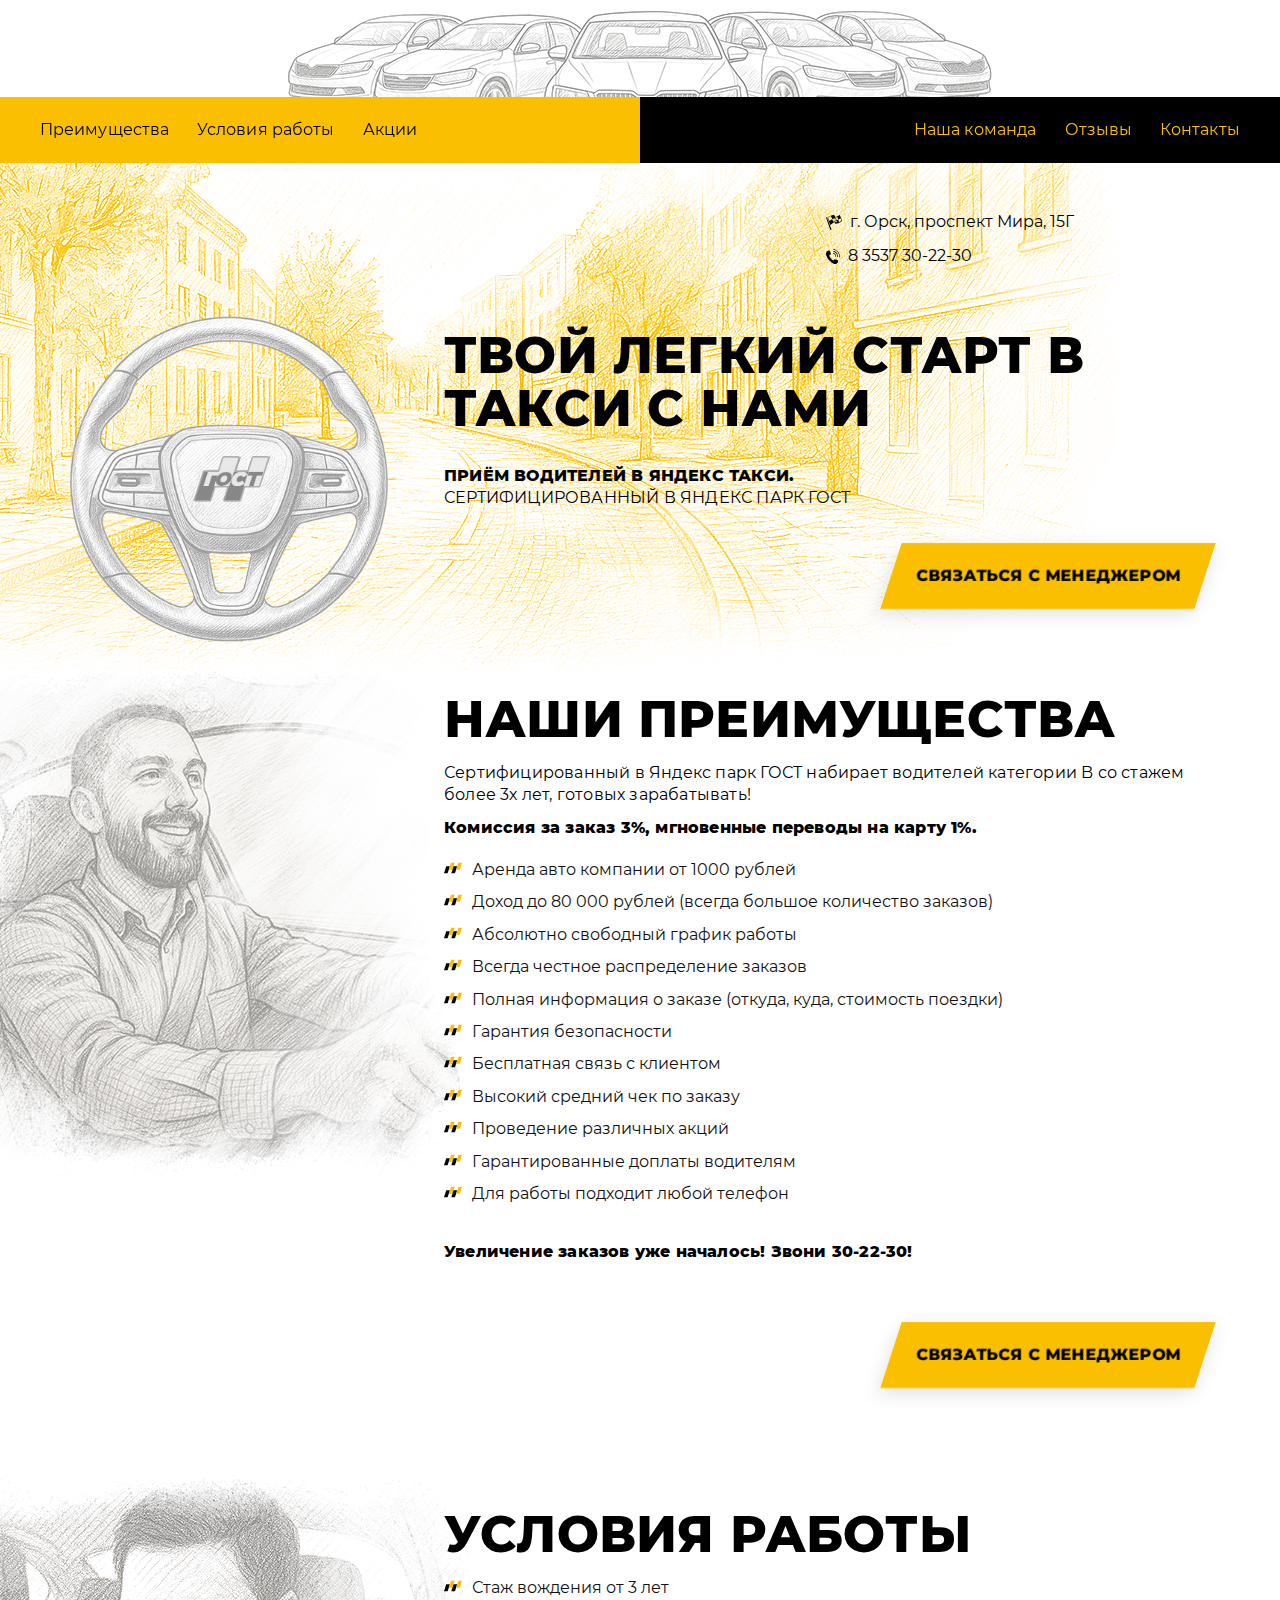
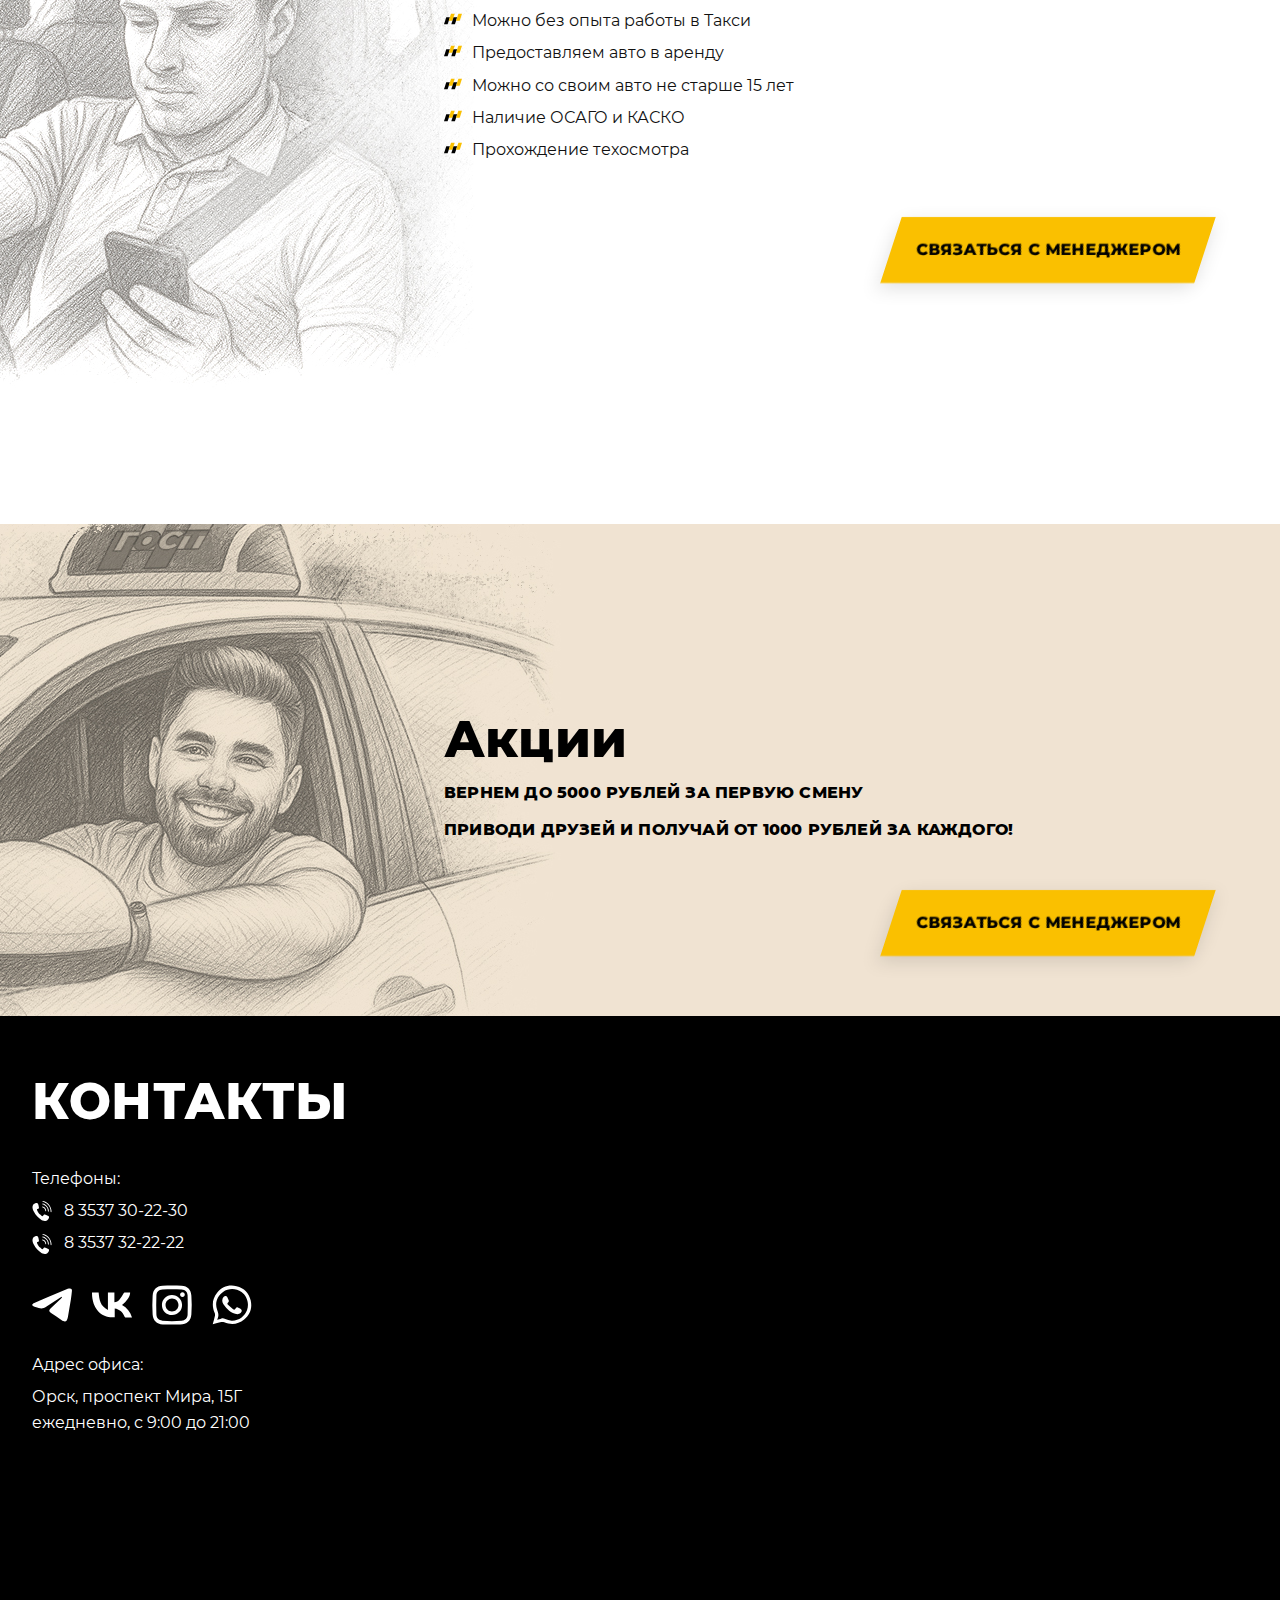
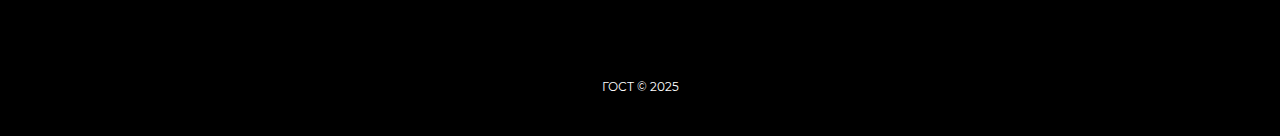
<file: Index.html>
<!doctype html>
<html lang="ru">

<head>
  <meta charset="utf-8" />
  <meta name="viewport" content="width=device-width, initial-scale=1, viewport-fit=cover" />
  <title>GOST — сервис Яндекс Такси</title>

  <!-- Шрифты -->
  <link rel="preload" href="fonts/montserrat/Montserrat-Regular.woff" as="font" type="font/woff" crossorigin>
  <link rel="stylesheet" href="fonts/montserrat/stylesheet.css" />

  <!-- Стили -->
  <link rel="stylesheet" href="styles.css" />
</head>

<body>

  <!-- Sticky-меню при прокрутке -->
  <div class="sticky-header" aria-hidden="true">
    <nav class="sticky-nav-desktop">
      <a class="sticky-link" href="#benefits">Наши преимущества</a>
      <a class="sticky-link" href="#faq">Условия работы</a>
      <a class="sticky-link" href="#promos2">Акции</a>
      <a class="sticky-link" href="#contacts">Наша команда</a>
      <a class="sticky-link" href="#contacts">Отзывы</a>
      <a class="sticky-link" href="#contacts">Контакты</a>
    </nav>
    <button class="sticky-top-btn" aria-label="Наверх">
      <svg width="25" height="25" viewBox="0 0 25 25">
        <path d="M12.5 5L20 20H5L12.5 5Z" fill="black" />
      </svg>
    </button>
    <div class="sticky-mobile">
      <button class="sticky-burger" aria-label="Меню">
        <img src="Images/burger.svg" alt="" />
      </button>
      <a class="sticky-cta-mobile" href="#contacts">СВЯЗАТЬСЯ С МЕНЕДЖЕРОМ</a>
    </div>
  </div>

  <header class="hero" role="banner">
    <!-- Полосы под логотипом -->
    <div class="hero__bars" aria-hidden="false">
      <!-- Левая половина (жёлтая) с пунктом меню -->
      <div class="hero__bar hero__bar--left">
        <nav class="bar-menu bar-menu--left" aria-label="Левая навигация">
          <a class="nav-link nav-link--left" href="#benefits">Преимущества</a>
          <a class="nav-link nav-link--left" href="#faq">Условия работы</a>
          <a class="nav-link nav-link--left" href="#promos2">Акции</a>
        </nav>
      </div>

      <!-- Правая половина (чёрная) с двумя пунктами меню -->
      <div class="hero__bar hero__bar--right">
        <nav class="bar-menu bar-menu--right" aria-label="Правая навигация">
          <a class="nav-link nav-link--right" href="#contacts">Наша команда</a>
          <a class="nav-link nav-link--right" href="#contacts">Отзывы</a>
          <a class="nav-link nav-link--right" href="#contacts">Контакты</a>
        </nav>
      </div>
    </div>

    <!-- Логотип поверх полос -->
    <div class="hero__logo-wrap">
      <img class="hero__logo" src="Images/Gost-Logo.svg" alt="GOST — сервис Яндекс Такси" loading="eager"
        decoding="async" />
    </div>

    <img class="hero-info-decor" src="Images/gost_img21.jpg" alt="" aria-hidden="true" />

    <!-- Инфо-блок под логотипом -->
    <div class="hero-info">
      <div class="hero-info__media">
        <img src="Images/gost_img1.png" alt="" />
      </div>
      <div class="hero-info__text">
        <h1 class="hero-info__title">ТВОЙ ЛЕГКИЙ СТАРТ В ТАКСИ С НАМИ</h1>
        <p class="hero-info__subtitle">
          <strong>ПРИЁМ ВОДИТЕЛЕЙ В ЯНДЕКС ТАКСИ.</strong><br>
          СЕРТИФИЦИРОВАННЫЙ В ЯНДЕКС ПАРК ГОСТ
        </p>
        <a class="cta" href="#contacts" aria-label="Связаться с менеджером">
          <span class="cta__inner">СВЯЗАТЬСЯ С МЕНЕДЖЕРОМ</span>
        </a>
      </div>
    </div>


    <!-- Бургер для ширины < 1200px -->
    <button class="burger" aria-label="Открыть меню" aria-expanded="false" aria-controls="mobileMenu">
      <img src="Images/burger.svg" alt="" />
    </button>

    <!-- Мини-блоки: адрес и телефон -->
    <div class="hero-mini">
      <a class="mini mini--address" href="#contacts">
        <img class="icon" src="Images/geo2.svg" alt="" />
        <span>г. Орск, проспект Мира, 15Г</span>
      </a>

      <a class="mini mini--phone" href="tel:83537302230">
        <img class="icon" src="Images/phone.svg" alt="" />
        <span>8&nbsp;3537&nbsp;30-22-30</span>
      </a>
    </div>

    <!-- Мобильное меню -->
    <nav id="mobileMenu" class="mobile-menu" aria-hidden="true">
      <a class="mobile-link" href="#benefits">Наши преимущества</a>
      <a class="mobile-link" href="#promos2">Акции / Бонусы</a>
      <a class="mobile-link" href="#faq">FAQ / Условия работы</a>
      <a class="mobile-link" href="#contacts">Контакты</a>
    </nav>

    <!-- Заполнитель для высоты хедера -->
    <!--<div class="hero-spacer" aria-hidden="true"></div>-->
    <!-- Оверлей для мобильного меню -->
    <div class="mobile-menu-overlay" aria-hidden="true"></div>
  </header>

  <main>
    <!-- Секции для прокрутки -->
    <section id="benefits" class="section-benefits">

      <!-- Блок преимуществ (аналог hero-info) -->
      <div class="benefits-content">
        <!-- Пустая колонка вместо картинки -->
        <div class="benefits-media-placeholder"></div>

        <!-- Текстовая колонка -->
        <div class="benefits-text">
          <h2 class="benefits-title">НАШИ ПРЕИМУЩЕСТВА</h2>
          <p class="benefits-lead">
            Сертифицированный в Яндекс парк ГОСТ набирает водителей категории B со стажем более 3х лет, готовых
            зарабатывать!
          </p>
          <p class="benefits-commission">
            <strong>Комиссия за заказ 3%, мгновенные переводы на карту 1%.</strong>
          </p>

          <!-- Список преимуществ -->
          <ul class="benefits-list">
            <li class="benefit-item">
              <img src="Images/gost-ico.svg" alt="" class="benefit-icon" />
              <span>Аренда авто компании от 1000 рублей</span>
            </li>
            <li class="benefit-item">
              <img src="Images/gost-ico.svg" alt="" class="benefit-icon" />
              <span>Доход до 80 000 рублей (всегда большое количество заказов)</span>
            </li>
            <li class="benefit-item">
              <img src="Images/gost-ico.svg" alt="" class="benefit-icon" />
              <span>Абсолютно свободный график работы</span>
            </li>
            <li class="benefit-item">
              <img src="Images/gost-ico.svg" alt="" class="benefit-icon" />
              <span>Всегда честное распределение заказов</span>
            </li>
            <li class="benefit-item">
              <img src="Images/gost-ico.svg" alt="" class="benefit-icon" />
              <span>Полная информация о заказе (откуда, куда, стоимость поездки)</span>
            </li>
            <li class="benefit-item">
              <img src="Images/gost-ico.svg" alt="" class="benefit-icon" />
              <span>Гарантия безопасности</span>
            </li>
            <li class="benefit-item">
              <img src="Images/gost-ico.svg" alt="" class="benefit-icon" />
              <span>Бесплатная связь с клиентом</span>
            </li>
            <li class="benefit-item">
              <img src="Images/gost-ico.svg" alt="" class="benefit-icon" />
              <span>Высокий средний чек по заказу</span>
            </li>
            <li class="benefit-item">
              <img src="Images/gost-ico.svg" alt="" class="benefit-icon" />
              <span>Проведение различных акций</span>
            </li>
            <li class="benefit-item">
              <img src="Images/gost-ico.svg" alt="" class="benefit-icon" />
              <span>Гарантированные доплаты водителям</span>
            </li>
            <li class="benefit-item">
              <img src="Images/gost-ico.svg" alt="" class="benefit-icon" />
              <span>Для работы подходит любой телефон</span>
            </li>
          </ul>

          <p class="benefits-call">
            <strong>Увеличение заказов уже началось! Звони 30-22-30!</strong>
          </p>

          <!-- Кнопка CTA (как в первом блоке) -->
          <a class="cta " href="#contacts" aria-label="Связаться с менеджером">
            <span class="cta__inner hidemobile">СВЯЗАТЬСЯ С МЕНЕДЖЕРОМ</span>
          </a>
        </div>
      </div>

      <!-- Декоративная фоновая картинка с параллаксом -->

      <img class="benefits-decor" src="Images/gost_img31.jpg" alt="" aria-hidden="true" />

    </section>

    <!-- Линия между блоками -->

    <!-- <div class="content-divider"></div> -->
    <!-- <section id="promos" class="section-promos"> -->
    <!-- Серая полоса — ВСЕГДА ПЕРВОЙ -->
    <!-- <div class="promos-bg-strip"></div> -->

    <!-- Картинка поверх полосы -->
    <!-- <img class="promos-decor" src="Images/gost_img5-1.jpg" alt="" aria-hidden="true" /> -->

    <!-- Контент -->
    <!-- <div class="promos-content">
        <div class="promos-media-placeholder"></div>
        <div class="promos-text">
          <h2 class="promos-title">ДЕНЬГИ ЗА ДРУЗЕЙ</h2>
          <p class="promos-subtitle">ПРИВОДИ ДРУЗЕЙ И <strong>ПОЛУЧАЙ ОТ 1000 РУБЛЕЙ ЗА КАЖДОГО!</strong></p>
          <a class="cta" href="#contacts" aria-label="Связаться с менеджером">
            <span class="cta__inner">СВЯЗАТЬСЯ С МЕНЕДЖЕРОМ</span>
          </a>
        </div>
    </section> -->




    <!-- Разделитель (если нужно) -->
    <div class="content-divider"></div>


    <!--Секция с условиями для работы-->
    <section id="faq" class="section-faq">
      <div class="faq-content">
        <!-- Пустая колонка вместо картинки -->
        <div class="faq-media-placeholder"></div>

        <!-- Текстовая колонка -->
        <div class="faq-text">
          <h2 class="faq-title">УСЛОВИЯ РАБОТЫ</h2>

          <!-- Список условий -->
          <ul class="faq-list">
            <li class="faq-item">
              <img src="Images/gost-ico.svg" alt="" class="faq-icon" />
              <span>Стаж вождения от 3 лет</span>
            </li>
            <li class="faq-item">
              <img src="Images/gost-ico.svg" alt="" class="faq-icon" />
              <span>Можно без опыта работы в Такси</span>
            </li>
            <li class="faq-item">
              <img src="Images/gost-ico.svg" alt="" class="faq-icon" />
              <span>Предоставляем авто в аренду</span>
            </li>
            <li class="faq-item">
              <img src="Images/gost-ico.svg" alt="" class="faq-icon" />
              <span>Можно со своим авто не старше 15 лет</span>
            </li>

            <li class="faq-item">
              <img src="Images/gost-ico.svg" alt="" class="faq-icon" />
              <span>Наличие ОСАГО и КАСКО</span>
            </li>
            <li class="faq-item">
              <img src="Images/gost-ico.svg" alt="" class="faq-icon" />
              <span>Прохождение техосмотра</span>
            </li>

            <!-- Добавь остальные пункты по аналогии -->
          </ul>

          <!-- Кнопка CTA -->
          <a class="cta" href="#contacts" aria-label="Связаться с менеджером">
            <span class="cta__inner">СВЯЗАТЬСЯ С МЕНЕДЖЕРОМ</span>
          </a>
        </div>
      </div>

      <!-- Декоративная фоновая картинка с параллаксом (как в преимуществах) -->
      <img class="faq-decor" src="Images/gost_img7.jpg" alt="" aria-hidden="true" />
    </section>
    <!-- Линия между блоками -->
    <div class="content-divider"></div>
    <div class="promos-bg-strip"></div>

    <!--Раздел Акции-->
    <section id="promos2" class="section-promos-alt">
      <!-- Серая полоса на всю ширину окна -->
      <div class="promos-alt-bg-strip"></div>

      <!-- Фоновая картинка -->
      <img class="promos-alt-decor" src="Images/gost_img5-2.jpg" alt="" aria-hidden="true" />

      <!-- Контент -->
      <div class="promos-alt-content">
        <div class="promos-alt-media-placeholder"></div>
        <div class="promos-alt-text">
          <h2 class="promos-alt-title">Акции</h2>
          <p class="promos-alt-subtitle"><strong>ВЕРНЕМ ДО 5000 РУБЛЕЙ ЗА ПЕРВУЮ СМЕНУ</strong></p>
          <p class="promos-alt-subtitle"><strong>ПРИВОДИ ДРУЗЕЙ И ПОЛУЧАЙ ОТ 1000 РУБЛЕЙ ЗА КАЖДОГО!</strong></p>
          <a class="cta" href="#contacts" aria-label="Связаться с менеджером">
            <span class="cta__inner">СВЯЗАТЬСЯ С МЕНЕДЖЕРОМ</span>
          </a>
        </div>
      </div>
    </section>
    <!-- Линия между блоками -->

    <section id="contacts" class="section-contacts">
      <!-- Чёрный фон на всю ширину окна -->
      <div class="contacts-full-bg"></div>

      <!-- Контент (центрирован по ширине, как в других секциях) -->
      <div class="contacts-content">
        <!-- Левая колонка: контакты -->
        <div class="contacts-info">
          <h2 class="contacts-title">КОНТАКТЫ</h2>

          <div class="contacts-phones">
            <p class="contacts-label">Телефоны:</p>
            <a href="tel:83537302230" class="contact-phone">
              <img src="Images/phone.svg" alt="" class="contact-icon" />
              <span>8 3537 30-22-30</span>
            </a>
            <a href="tel:83537322222" class="contact-phone">
              <img src="Images/phone.svg" alt="" class="contact-icon" />
              <span>8 3537 32-22-22</span>
            </a>
          </div>

          <div class="contacts-socials">
            <a href="https://t.me/..." target="_blank" rel="noopener" aria-label="Telegram">
              <img src="Images/sico1.svg" alt="Telegram" class="social-icon" />
            </a>
            <a href="https://vk.com/..." target="_blank" rel="noopener" aria-label="ВКонтакте">
              <img src="Images/sico2.svg" alt="ВКонтакте" class="social-icon" />
            </a>
            <a href="https://instagram.com/..." target="_blank" rel="noopener" aria-label="Instagram">
              <img src="Images/sico3.svg" alt="Instagram" class="social-icon" />
            </a>
            <a href="https://wa.me/..." target="_blank" rel="noopener" aria-label="WhatsApp">
              <img src="Images/sico4.svg" alt="WhatsApp" class="social-icon" />
            </a>
          </div>

          <div class="contacts-address">
            <p class="contacts-label">Адрес офиса:</p>
            <p class="contact-text">Орск, проспект Мира, 15Г</p>
            <p class="contact-text">ежедневно, с 9:00 до 21:00</p>
          </div>
        </div>

        <!-- Правая колонка: карта -->
        <div class="contacts-map">
          <iframe
            src="https://yandex.ru/map-widget/v1/?um=constructor%3A6637278b454caab7dcf2de68751bf42a2ce13bac1c313300aa91f926faebbb3b&amp;source=constructor"
            width="800" height="600" frameborder="0"></iframe>
        </div>
      </div>
    </section>

    <footer class="site-footer" role="contentinfo">
      <div class="site-footer__inner">
        <p>ГОСТ © 2025</p>
      </div>
    </footer>

  </main>

  <script>

    // Плавная прокрутка с учётом sticky-меню
    document.addEventListener('click', (e) => {
      const a = e.target.closest('a[href^="#"]');
      if (!a) return;

      const href = a.getAttribute('href');
      if (href === '#') return;

      const id = href.slice(1);
      const el = document.getElementById(id);
      if (!el) return;

      e.preventDefault();

      // Высота sticky-меню (адаптивно)
      const stickyHeight = window.innerWidth <= 768
        ? parseFloat(getComputedStyle(document.documentElement).getPropertyValue('--bar-h'))
        : 66; // fallback

      const y = el.getBoundingClientRect().top + window.scrollY - stickyHeight - 12;

      window.scrollTo({ top: y, behavior: 'smooth' });

      // Закрыть мобильное меню
      const menu = document.getElementById('mobileMenu');
      const burger = document.querySelector('.burger');
      if (menu && menu.classList.contains('open')) {
        menu.classList.remove('open');
        if (burger) {
          burger.classList.remove('open');
          burger.setAttribute('aria-expanded', 'false');
        }
        document.querySelector('.mobile-menu-overlay')?.classList.remove('active');
      }
    });

    // Тоггл мобильного меню и оверлея
    const burger = document.querySelector('.burger');
    const mobileMenu = document.getElementById('mobileMenu');
    const overlay = document.querySelector('.mobile-menu-overlay');

    function closeMobileMenu() {
      mobileMenu.classList.remove('open');
      overlay.classList.remove('active');
      burger.classList.remove('open');
      burger.setAttribute('aria-expanded', 'false');
      mobileMenu.setAttribute('aria-hidden', 'true');
      overlay.setAttribute('aria-hidden', 'true');
    }

    function openMobileMenu() {
      mobileMenu.classList.add('open');
      overlay.classList.add('active');
      burger.classList.add('open');
      burger.setAttribute('aria-expanded', 'true');
      mobileMenu.setAttribute('aria-hidden', 'false');
      overlay.setAttribute('aria-hidden', 'false');
    }

    // Открытие/закрытие по бургеру
    burger.addEventListener('click', (e) => {
      e.stopPropagation();
      if (mobileMenu.classList.contains('open')) {
        closeMobileMenu();
      } else {
        openMobileMenu();
      }
    });

    // Закрытие по клику на оверлей
    overlay.addEventListener('click', (e) => {
      e.stopPropagation();
      closeMobileMenu();
    });

    // Закрытие по клику на ссылку (уже есть в основном обработчике, но дублируем для надёжности)
    document.querySelectorAll('.mobile-link').forEach(link => {
      link.addEventListener('click', () => {
        closeMobileMenu();
      });
    });

    // Закрытие по Escape
    document.addEventListener('keydown', (e) => {
      if (e.key === 'Escape' && mobileMenu.classList.contains('open')) {
        closeMobileMenu();
      }
    });

    /* Эффект наведения для .nav-link через класс .is-hovered */
    (function () {
      const links = document.querySelectorAll('.nav-link');

      links.forEach(link => {
        link.addEventListener('mouseenter', () => link.classList.add('is-hovered'));
        link.addEventListener('mouseleave', () => link.classList.remove('is-hovered'));

        // Поддержка клавиатуры
        link.addEventListener('focus', () => link.classList.add('is-hovered'));
        link.addEventListener('blur', () => link.classList.remove('is-hovered'));

        // Мягкая поддержка тача (не мешает кликам)
        link.addEventListener('touchstart', () => link.classList.add('is-hovered'), { passive: true });
        link.addEventListener('touchend', () => link.classList.remove('is-hovered'));
        link.addEventListener('touchcancel', () => link.classList.remove('is-hovered'));
      });
    })();

    // Поворот gost_img31.jpg (фон преимуществ) — амплитуда 10px
    (function () {
      const decor = document.querySelector('.benefits-decor');
      if (!decor) return;

      const maxShift = 10; // ← 10 пикселей вместо 20
      let currentShift = 0;
      let targetShift = 0;

      const enable = () => window.matchMedia('(hover:hover) and (pointer:fine)').matches && window.innerWidth > 768;
      let active = enable();

      let raf = null;

      function lerp(a, b, t) { return a + (b - a) * t; }

      function onMove(e) {
        if (!active) return;
        const vw = window.innerWidth || document.documentElement.clientWidth;
        const x = Math.min(Math.max(e.clientX, 0), vw) / vw;
        // Сдвиг: от -10 до +10
        targetShift = -maxShift + (2 * maxShift) * x; // или: targetShift = maxShift * (2*x - 1);
        if (raf == null) tick();
      }

      function tick() {
        raf = requestAnimationFrame(tick);
        currentShift = lerp(currentShift, targetShift, 0.15);
        decor.style.setProperty('--decor-shift-benefits', `${currentShift.toFixed(2)}px`);
      }

      function onLeave() {
        if (!active) return;
        targetShift = 0;
        if (raf == null) tick();
      }

      function reevaluate() {
        const was = active;
        active = enable();
        if (!active && was) {
          cancelAnimationFrame(raf);
          raf = null;
          decor.style.setProperty('--decor-shift-benefits', '0px');
        }
      }

      window.addEventListener('mousemove', onMove);
      window.addEventListener('mouseleave', onLeave);
      window.addEventListener('resize', reevaluate);
      window.matchMedia('(hover:hover) and (pointer:fine)').addEventListener?.('change', reevaluate);
    })();

    // Поворот gost_img1.png вокруг центра по оси Z от позиции мыши (только десктоп)
    (function () {
      const img = document.querySelector('.hero-info__media img');
      if (!img) return;

      const decor = document.querySelector('.hero-info-decor');
      const maxShift = 20; // px
      let currentShift = 0;
      let targetShift = 0;

      // Включаем эффект только при "тонком" указателе и ширине > 768
      const enable = () => window.matchMedia('(hover:hover) and (pointer:fine)').matches && window.innerWidth > 768;
      let active = enable();

      let raf = null;
      let targetDeg = 0;      // куда хотим повернуть
      let currentDeg = 0;     // текущий визуальный поворот
      const minDeg = -45;     // крайние углы
      const maxDeg = 45;

      function lerp(a, b, t) { return a + (b - a) * t; } // сглаживание

      function onMove(e) {
        if (!active) return;
        const vw = window.innerWidth || document.documentElement.clientWidth;

        // Нормируем X → [0..1]
        const x = Math.min(Math.max(e.clientX, 0), vw) / vw;

        // Угол [-45..45]
        targetDeg = minDeg + (maxDeg - minDeg) * x;

        // Сдвиг декора: +градусы => смещение влево до -20px, -градусы => вправо до +20px
        // т.е. shift = -maxShift * (deg / maxDeg)
        targetShift = -maxShift * (targetDeg / maxDeg);

        if (raf == null) tick();
      }

      function tick() {
        raf = requestAnimationFrame(tick);
        // Плавная инерция
        currentDeg = lerp(currentDeg, targetDeg, 0.15);
        currentShift = lerp(currentShift, targetShift, 0.15);

        img.style.transform = `rotate(${currentDeg.toFixed(2)}deg)`;

        if (decor) {
          decor.style.setProperty('--decor-shift', `${currentShift.toFixed(2)}px`);
        }
      }

      function onEnter() {
        if (!active) return;
        // облегчённый старт — ничего не делаем, rAF запустится при первом move
      }

      function onLeave() {
        if (!active) return;
        // Возвращаемся к 0 и для угла, и для сдвига
        targetDeg = 0;
        targetShift = 0;
        if (raf == null) tick();
      }

      // Переключаем эффект при ресайзе/изменении медиа
      function reevaluate() {
        const was = active;
        active = enable();
        if (!active && was) {
          // выключаем: чистим анимацию и стили
          cancelAnimationFrame(raf);
          raf = null;
          targetDeg = 0;
          currentDeg = 0;
          img.style.transform = '';
        }
      }

      // Слушатели
      window.addEventListener('mousemove', onMove);
      window.addEventListener('mouseenter', onEnter);
      window.addEventListener('mouseleave', onLeave);
      window.addEventListener('resize', reevaluate);
      window.matchMedia('(hover:hover) and (pointer:fine)').addEventListener?.('change', reevaluate);

      // На мобильных/тач — эффекта нет, всё отключено через active=false
    })();

    // Sticky Header — финальная версия
    (function () {
      const stickyHeader = document.querySelector('.sticky-header');
      if (!stickyHeader) return;

      function checkSticky() {
        // Адаптивный порог: 320px на мобиле, 500px на десктопе
        const threshold = window.innerWidth <= 768 ? 160 : 200;
        const shouldShow = window.scrollY >= threshold;

        if (shouldShow) {
          stickyHeader.classList.add('active');
          stickyHeader.setAttribute('aria-hidden', 'false');
        } else {
          stickyHeader.classList.remove('active');
          stickyHeader.setAttribute('aria-hidden', 'true');
        }
      }

      // Прокрутка наверх
      const topBtn = document.querySelector('.sticky-top-btn');
      if (topBtn) {
        topBtn.addEventListener('click', () => {
          window.scrollTo({ top: 0, behavior: 'smooth' });
        });
      }

      // Бургер в sticky-меню
      const stickyBurger = document.querySelector('.sticky-burger');
      if (stickyBurger) {
        stickyBurger.addEventListener('click', (e) => {
          e.stopPropagation();
          const mainBurger = document.querySelector('.burger');
          if (mainBurger) {
            mainBurger.click();
          }
        });
      }

      window.addEventListener('scroll', checkSticky);
      window.addEventListener('resize', checkSticky);
      checkSticky();
    })();

    // Обратный параллакс для картинки акций
    (function () {
      const decor = document.querySelector('.promos-decor');
      if (!decor) return;

      const maxShift = 10;
      let currentShift = 0;
      let targetShift = 0;

      const enable = () => window.matchMedia('(hover:hover) and (pointer:fine)').matches && window.innerWidth > 768;
      let active = enable();
      let raf = null;

      function lerp(a, b, t) { return a + (b - a) * t; }

      function onMove(e) {
        if (!active) return;
        const vw = window.innerWidth || document.documentElement.clientWidth;
        const x = Math.min(Math.max(e.clientX, 0), vw) / vw;
        // ОБРАТНЫЙ сдвиг: +10 → -10
        targetShift = maxShift - (2 * maxShift) * x;
        if (raf == null) tick();
      }

      function tick() {
        raf = requestAnimationFrame(tick);
        currentShift = lerp(currentShift, targetShift, 0.15);
        decor.style.setProperty('--decor-shift-promos', `${currentShift.toFixed(2)}px`);
      }

      function onLeave() {
        if (!active) return;
        targetShift = 0;
        if (raf == null) tick();
      }

      function reevaluate() {
        const was = active;
        active = enable();
        if (!active && was) {
          cancelAnimationFrame(raf);
          raf = null;
          decor.style.setProperty('--decor-shift-promos', '0px');
        }
      }

      window.addEventListener('mousemove', onMove);
      window.addEventListener('mouseleave', onLeave);
      window.addEventListener('resize', reevaluate);
      window.matchMedia('(hover:hover) and (pointer:fine)').addEventListener?.('change', reevaluate);
    })();

    // Параллакс для второй картинки акций
    (function () {
      const decor = document.querySelector('.promos-alt-decor');
      if (!decor) return;

      const maxShift = 10;
      let currentShift = 0;
      let targetShift = 0;

      const enable = () => window.matchMedia('(hover:hover) and (pointer:fine)').matches && window.innerWidth > 768;
      let active = enable();
      let raf = null;

      function lerp(a, b, t) { return a + (b - a) * t; }

      function onMove(e) {
        if (!active) return;
        const vw = window.innerWidth || document.documentElement.clientWidth;
        const x = Math.min(Math.max(e.clientX, 0), vw) / vw;
        // Сдвиг
        targetShift = maxShift + (2 * maxShift) * x;
        if (raf == null) tick();
      }

      function tick() {
        raf = requestAnimationFrame(tick);
        currentShift = lerp(currentShift, targetShift, 0.15);
        decor.style.setProperty('--decor-shift-alt', `${currentShift.toFixed(2)}px`);
      }

      function onLeave() {
        if (!active) return;
        targetShift = 0;
        if (raf == null) tick();
      }

      function reevaluate() {
        const was = active;
        active = enable();
        if (!active && was) {
          cancelAnimationFrame(raf);
          raf = null;
          decor.style.setProperty('--decor-shift-alt', '0px');
        }
      }

      window.addEventListener('mousemove', onMove);
      window.addEventListener('mouseleave', onLeave);
      window.addEventListener('resize', reevaluate);
      window.matchMedia('(hover:hover) and (pointer:fine)').addEventListener?.('change', reevaluate);
    })();

    // Параллакс для картинки условий (как в преимуществах)
    (function () {
      const decor = document.querySelector('.faq-decor');
      if (!decor) return;

      const maxShift = 10; // ← 10px, как у benefits
      let currentShift = 0;
      let targetShift = 0;

      const enable = () => window.matchMedia('(hover:hover) and (pointer:fine)').matches && window.innerWidth > 768;
      let active = enable();
      let raf = null;

      function lerp(a, b, t) { return a + (b - a) * t; }

      function onMove(e) {
        if (!active) return;
        const vw = window.innerWidth || document.documentElement.clientWidth;
        const x = Math.min(Math.max(e.clientX, 0), vw) / vw;
        // Обычный сдвиг: от -10 до +10
        targetShift = -maxShift - (2 * maxShift) * x;
        if (raf == null) tick();
      }

      function tick() {
        raf = requestAnimationFrame(tick);
        currentShift = lerp(currentShift, targetShift, 0.15);
        decor.style.setProperty('--decor-shift-faq', `${currentShift.toFixed(2)}px`);
      }

      function onLeave() {
        if (!active) return;
        targetShift = 0;
        if (raf == null) tick();
      }

      function reevaluate() {
        const was = active;
        active = enable();
        if (!active && was) {
          cancelAnimationFrame(raf);
          raf = null;
          decor.style.setProperty('--decor-shift-faq', '0px');
        }
      }

      window.addEventListener('mousemove', onMove);
      window.addEventListener('mouseleave', onLeave);
      window.addEventListener('resize', reevaluate);
      window.matchMedia('(hover:hover) and (pointer:fine)').addEventListener?.('change', reevaluate);
    })();

  </script>

</body>

</html>
</file>
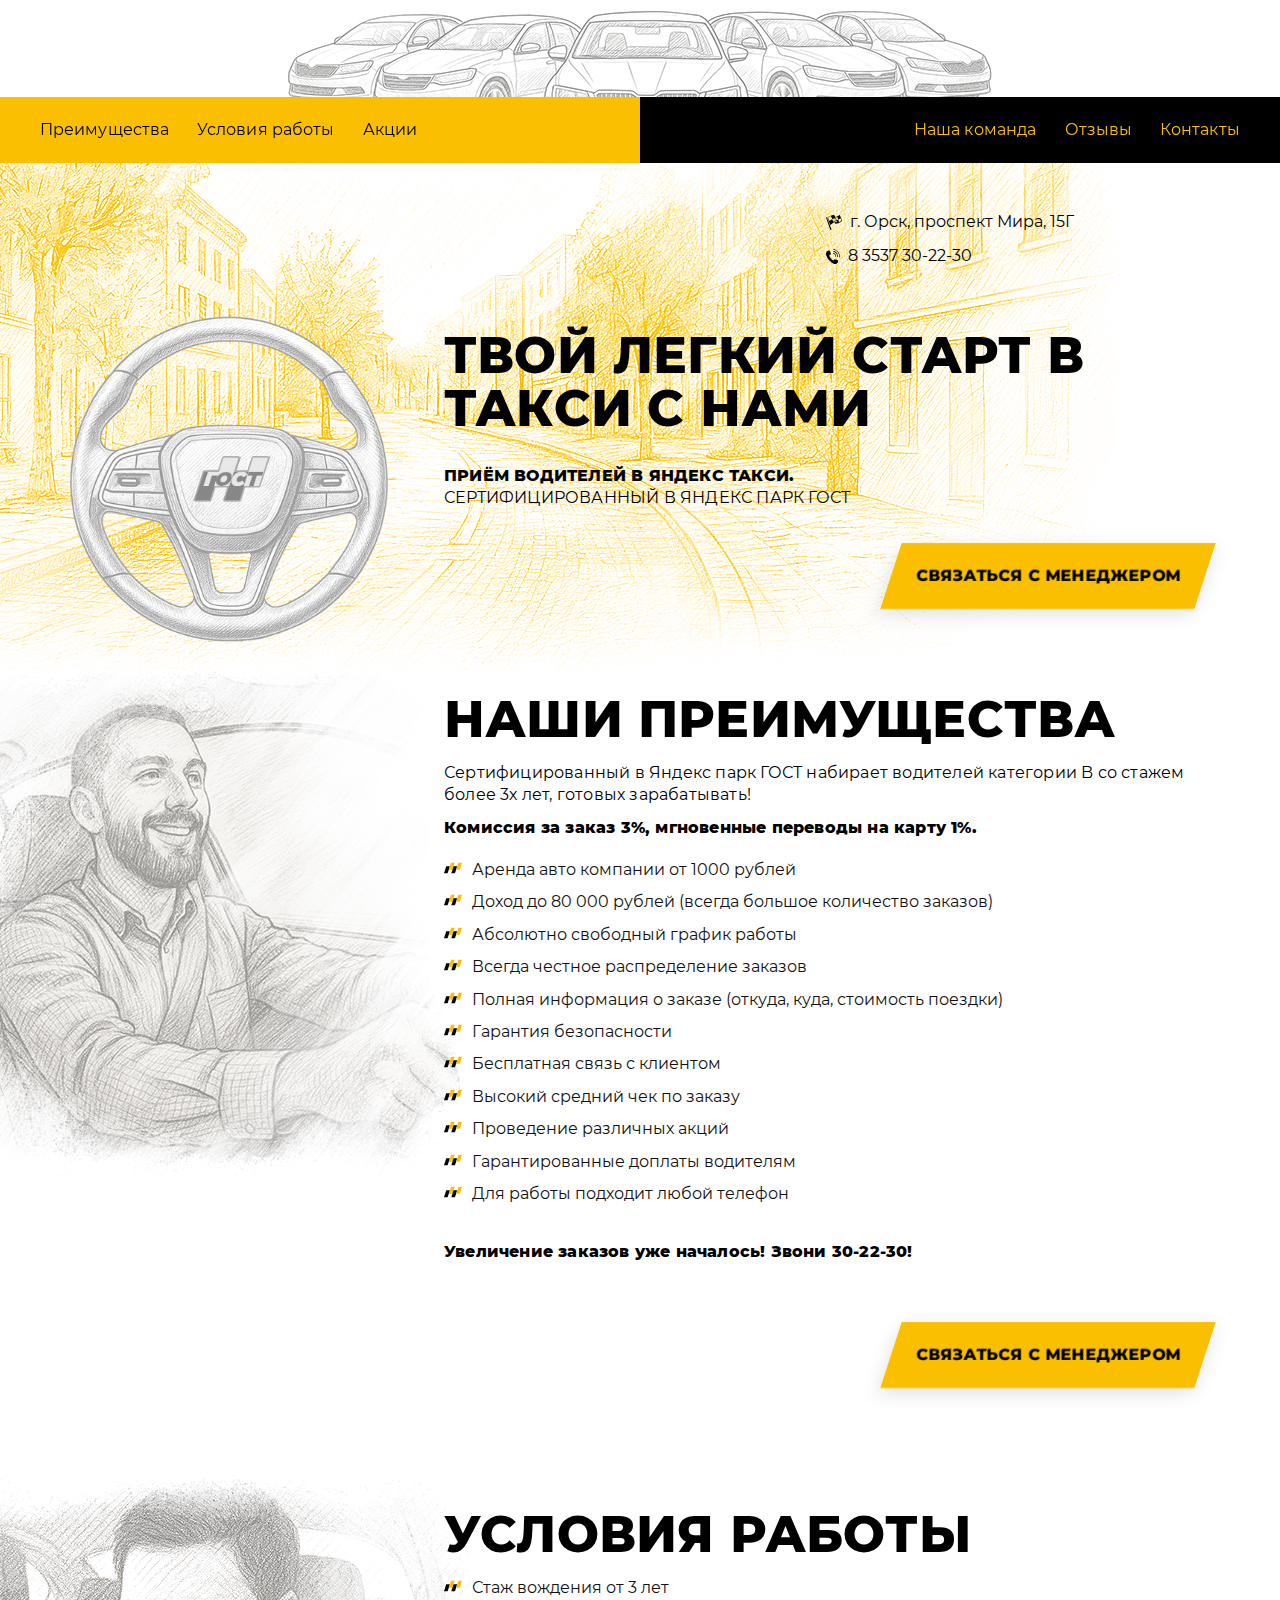
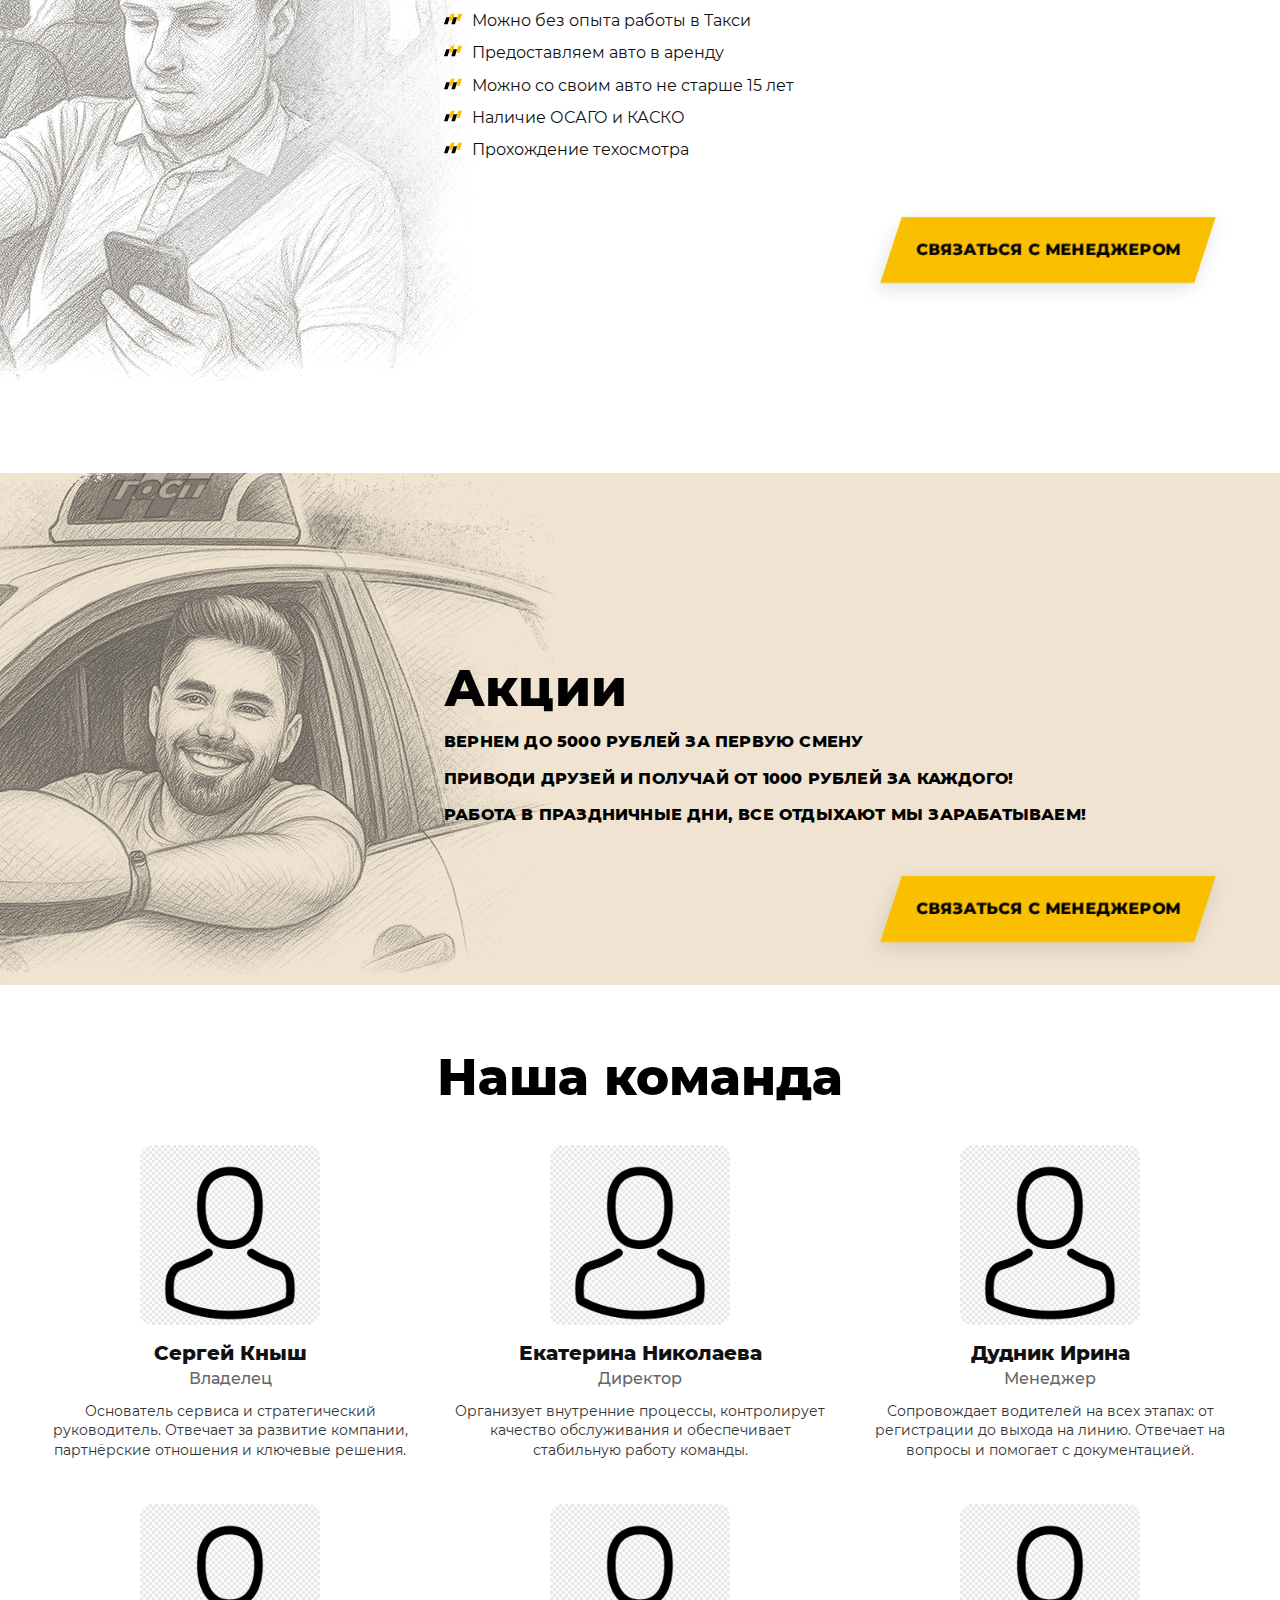
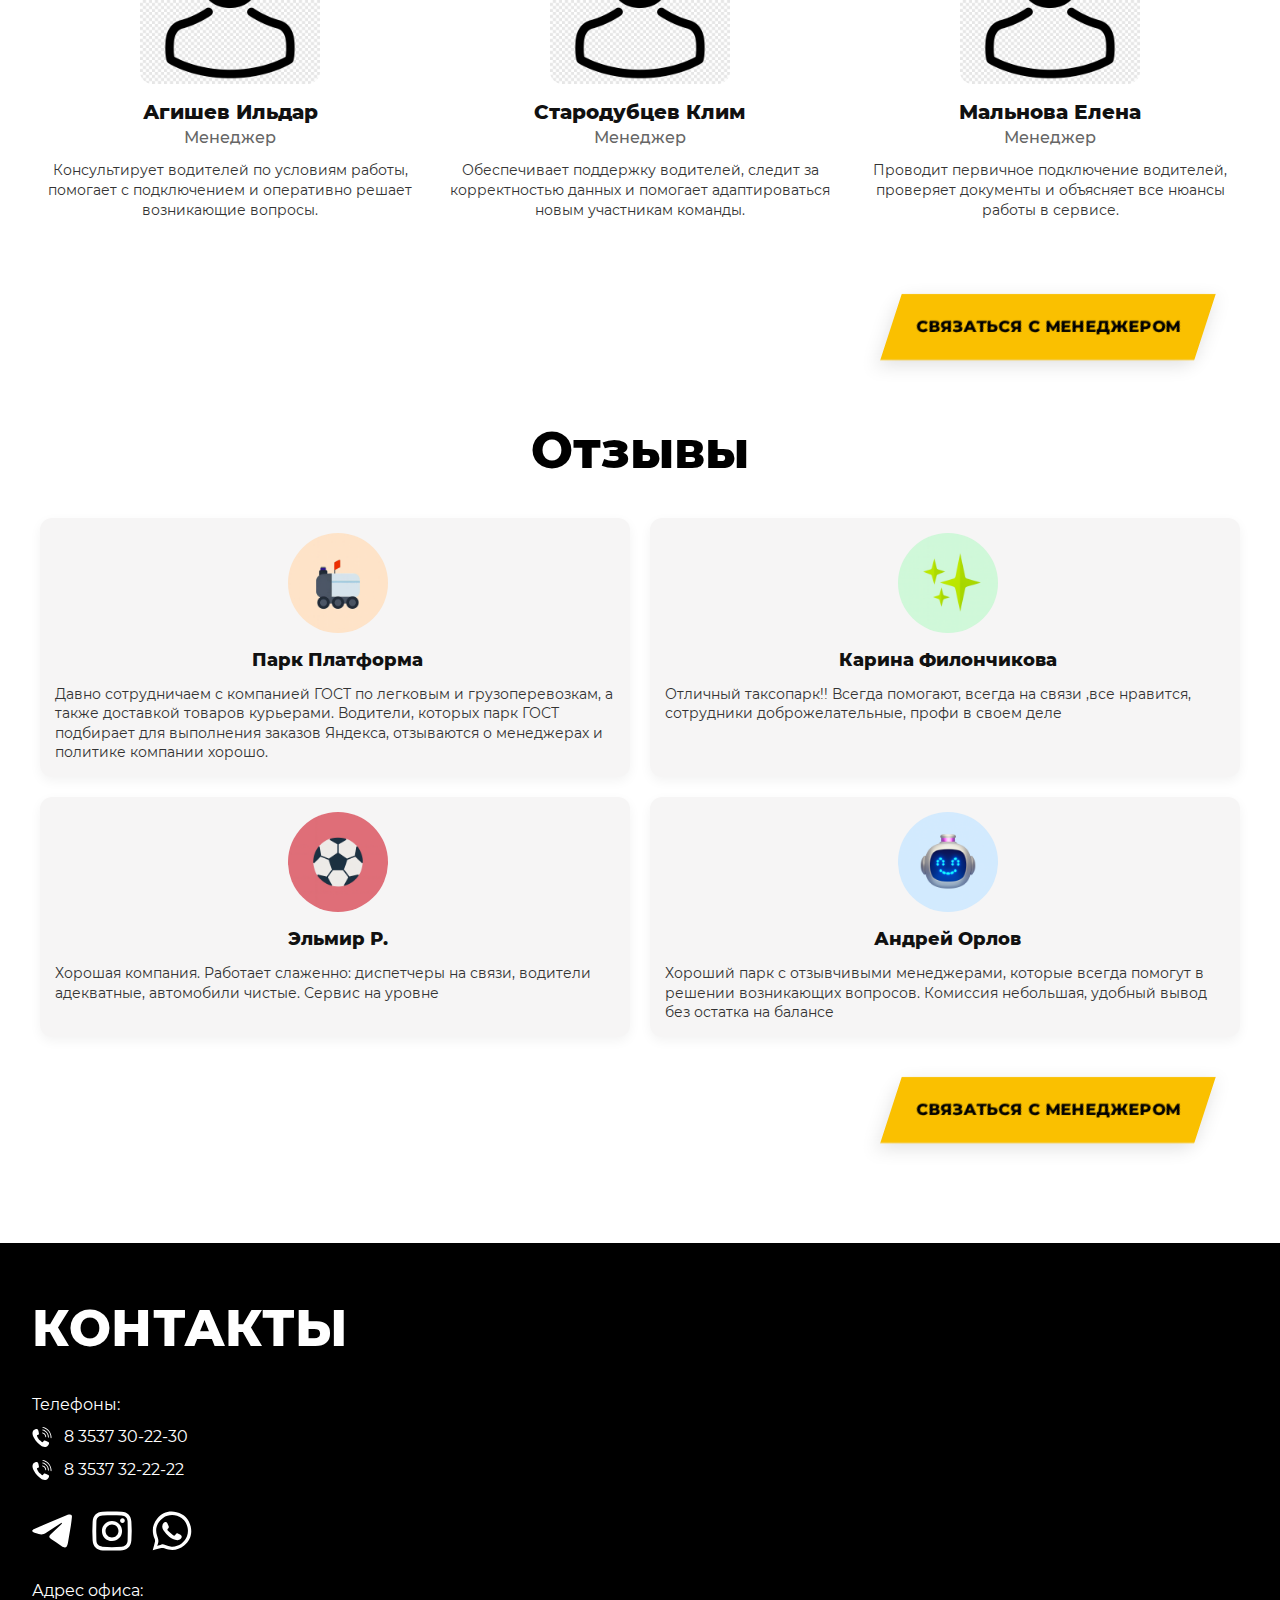
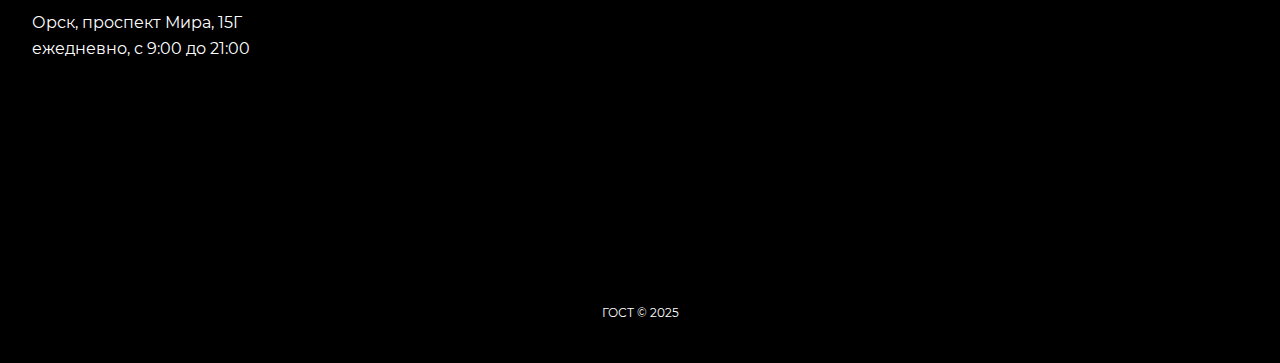
<file: index.html>
<!doctype html>
<html lang="ru">

<head>
  <meta charset="utf-8" />
  <meta name="viewport" content="width=device-width, initial-scale=1, viewport-fit=cover" />
  <title>GOST — сервис Яндекс Такси</title>

  <!-- Шрифты -->
  <link rel="preload" href="fonts/montserrat/Montserrat-Regular.woff" as="font" type="font/woff" crossorigin>
  <link rel="stylesheet" href="fonts/montserrat/stylesheet.css" />

  <!-- Стили -->
  <link rel="stylesheet" href="styles.css" />
</head>

<body>

  <!-- Sticky-меню при прокрутке -->
  <div class="sticky-header" aria-hidden="true">
    <nav class="sticky-nav-desktop">
      <a class="sticky-link" href="#benefits">Наши преимущества</a>
      <a class="sticky-link" href="#faq">Условия работы</a>
      <a class="sticky-link" href="#promos2">Акции</a>
      <a class="sticky-link" href="#team">Наша команда</a>
      <a class="sticky-link" href="#reviews-1">Отзывы</a>
      <a class="sticky-link" href="#contacts">Контакты</a>
    </nav>
    <button class="sticky-top-btn" aria-label="Наверх">
      <svg width="25" height="25" viewBox="0 0 25 25">
        <path d="M12.5 5L20 20H5L12.5 5Z" fill="black" />
      </svg>
    </button>
    <div class="sticky-mobile">
      <button class="sticky-burger" aria-label="Меню">
        <img src="Images/burger.svg" alt="" />
      </button>
      <a class="sticky-cta-mobile" href="#contacts">СВЯЗАТЬСЯ С МЕНЕДЖЕРОМ</a>
    </div>
  </div>

  <header class="hero" role="banner">
    <!-- Полосы под логотипом -->
    <div class="hero__bars" aria-hidden="false">
      <!-- Левая половина (жёлтая) с пунктом меню -->
      <div class="hero__bar hero__bar--left">
        <nav class="bar-menu bar-menu--left" aria-label="Левая навигация">
          <a class="nav-link nav-link--left" href="#benefits">Преимущества</a>
          <a class="nav-link nav-link--left" href="#faq">Условия работы</a>
          <a class="nav-link nav-link--left" href="#promos2">Акции</a>
        </nav>
      </div>

      <!-- Правая половина (чёрная) с двумя пунктами меню -->
      <div class="hero__bar hero__bar--right">
        <nav class="bar-menu bar-menu--right" aria-label="Правая навигация">
          <a class="nav-link nav-link--right" href="#team">Наша команда</a>
          <a class="nav-link nav-link--right" href="#reviews-1">Отзывы</a>
          <a class="nav-link nav-link--right" href="#contacts">Контакты</a>
        </nav>
      </div>
    </div>

    <!-- Логотип поверх полос -->
    <div class="hero__logo-wrap">
      <img class="hero__logo" src="Images/Gost-Logo.svg" alt="GOST — сервис Яндекс Такси" loading="eager"
        decoding="async" />
    </div>

    <img class="hero-info-decor" src="Images/gost_img21.jpg" alt="" aria-hidden="true" />

    <!-- Инфо-блок под логотипом -->
    <div class="hero-info">
      <div class="hero-info__media">
        <img src="Images/gost_img1.png" alt="" />
      </div>
      <div class="hero-info__text">
        <h1 class="hero-info__title">ТВОЙ ЛЕГКИЙ СТАРТ В ТАКСИ С НАМИ</h1>
        <p class="hero-info__subtitle">
          <strong>ПРИЁМ ВОДИТЕЛЕЙ В ЯНДЕКС ТАКСИ.</strong><br>
          СЕРТИФИЦИРОВАННЫЙ В ЯНДЕКС ПАРК ГОСТ
        </p>
        <a class="cta" href="#contacts" aria-label="Связаться с менеджером">
          <span class="cta__inner">СВЯЗАТЬСЯ С МЕНЕДЖЕРОМ</span>
        </a>
      </div>
    </div>


    <!-- Бургер для ширины < 1200px -->
    <button class="burger" aria-label="Открыть меню" aria-expanded="false" aria-controls="mobileMenu">
      <img src="Images/burger.svg" alt="" />
    </button>

    <!-- Мини-блоки: адрес и телефон -->
    <div class="hero-mini">
      <a class="mini mini--address" href="#contacts">
        <img class="icon" src="Images/geo2.svg" alt="" />
        <span>г. Орск, проспект Мира, 15Г</span>
      </a>

      <a class="mini mini--phone" href="tel:83537302230">
        <img class="icon" src="Images/phone.svg" alt="" />
        <span>8&nbsp;3537&nbsp;30-22-30</span>
      </a>
    </div>

    <!-- Мобильное меню -->
    <nav id="mobileMenu" class="mobile-menu" aria-hidden="true">
      <a class="mobile-link" href="#benefits">Наши преимущества</a>
      <a class="mobile-link" href="#faq">Условия работы</a>
      <a class="mobile-link" href="#promos2">Акции</a>
      <a class="mobile-link" href="#team">Наша команда</a>
      <a class="mobile-link" href="#reviews-1">Отзывы</a>
      <a class="mobile-link" href="#contacts">Контакты</a>

    </nav>

    <!-- Заполнитель для высоты хедера -->
    <!--<div class="hero-spacer" aria-hidden="true"></div>-->
    <!-- Оверлей для мобильного меню -->
    <div class="mobile-menu-overlay" aria-hidden="true"></div>
  </header>

  <main>
    <!-- Секции для прокрутки -->
    <section id="benefits" class="section-benefits">

      <!-- Блок преимуществ (аналог hero-info) -->
      <div class="benefits-content">
        <!-- Пустая колонка вместо картинки -->
        <div class="benefits-media-placeholder"></div>

        <!-- Текстовая колонка -->
        <div class="benefits-text">
          <h2 class="benefits-title">НАШИ ПРЕИМУЩЕСТВА</h2>
          <p class="benefits-lead">
            Сертифицированный в Яндекс парк ГОСТ набирает водителей категории B со стажем более 3х лет, готовых
            зарабатывать!
          </p>
          <p class="benefits-commission">
            <strong>Комиссия за заказ 3%, мгновенные переводы на карту 1%.</strong>
          </p>

          <!-- Список преимуществ -->
          <ul class="benefits-list">
            <li class="benefit-item">
              <img src="Images/gost-ico.svg" alt="" class="benefit-icon" />
              <span>Аренда авто компании от 1000 рублей</span>
            </li>
            <li class="benefit-item">
              <img src="Images/gost-ico.svg" alt="" class="benefit-icon" />
              <span>Доход до 80 000 рублей (всегда большое количество заказов)</span>
            </li>
            <li class="benefit-item">
              <img src="Images/gost-ico.svg" alt="" class="benefit-icon" />
              <span>Абсолютно свободный график работы</span>
            </li>
            <li class="benefit-item">
              <img src="Images/gost-ico.svg" alt="" class="benefit-icon" />
              <span>Всегда честное распределение заказов</span>
            </li>
            <li class="benefit-item">
              <img src="Images/gost-ico.svg" alt="" class="benefit-icon" />
              <span>Полная информация о заказе (откуда, куда, стоимость поездки)</span>
            </li>
            <li class="benefit-item">
              <img src="Images/gost-ico.svg" alt="" class="benefit-icon" />
              <span>Гарантия безопасности</span>
            </li>
            <li class="benefit-item">
              <img src="Images/gost-ico.svg" alt="" class="benefit-icon" />
              <span>Бесплатная связь с клиентом</span>
            </li>
            <li class="benefit-item">
              <img src="Images/gost-ico.svg" alt="" class="benefit-icon" />
              <span>Высокий средний чек по заказу</span>
            </li>
            <li class="benefit-item">
              <img src="Images/gost-ico.svg" alt="" class="benefit-icon" />
              <span>Проведение различных акций</span>
            </li>
            <li class="benefit-item">
              <img src="Images/gost-ico.svg" alt="" class="benefit-icon" />
              <span>Гарантированные доплаты водителям</span>
            </li>
            <li class="benefit-item">
              <img src="Images/gost-ico.svg" alt="" class="benefit-icon" />
              <span>Для работы подходит любой телефон</span>
            </li>
          </ul>

          <p class="benefits-call">
            <strong>Увеличение заказов уже началось! Звони 30-22-30!</strong>
          </p>

          <!-- Кнопка CTA (как в первом блоке) -->
          <a class="cta " href="#contacts" aria-label="Связаться с менеджером">
            <span class="cta__inner hidemobile">СВЯЗАТЬСЯ С МЕНЕДЖЕРОМ</span>
          </a>
        </div>
      </div>

      <!-- Декоративная фоновая картинка с параллаксом -->

      <img class="benefits-decor" src="Images/gost_img31.jpg" alt="" aria-hidden="true" />

    </section>


    <!-- Линия между блоками -->

    <!-- <div class="content-divider"></div> -->
    <!-- <section id="promos" class="section-promos"> -->
    <!-- Серая полоса — ВСЕГДА ПЕРВОЙ -->
    <!-- <div class="promos-bg-strip"></div> -->

    <!-- Картинка поверх полосы -->
    <!-- <img class="promos-decor" src="Images/gost_img5-1.jpg" alt="" aria-hidden="true" /> -->

    <!-- Контент -->
    <!-- <div class="promos-content">
        <div class="promos-media-placeholder"></div>
        <div class="promos-text">
          <h2 class="promos-title">ДЕНЬГИ ЗА ДРУЗЕЙ</h2>
          <p class="promos-subtitle">ПРИВОДИ ДРУЗЕЙ И <strong>ПОЛУЧАЙ ОТ 1000 РУБЛЕЙ ЗА КАЖДОГО!</strong></p>
          <a class="cta" href="#contacts" aria-label="Связаться с менеджером">
            <span class="cta__inner">СВЯЗАТЬСЯ С МЕНЕДЖЕРОМ</span>
          </a>
        </div>
    </section> -->




    <!-- Разделитель (если нужно) -->
    <div class="content-divider"></div>
    <!--Секция с условиями для работы-->
    <section id="faq" class="section-faq">
      <div class="faq-content">
        <!-- Пустая колонка вместо картинки -->
        <div class="faq-media-placeholder"></div>

        <!-- Текстовая колонка -->
        <div class="faq-text">
          <h2 class="faq-title">УСЛОВИЯ РАБОТЫ</h2>

          <!-- Список условий -->
          <ul class="faq-list">
            <li class="faq-item">
              <img src="Images/gost-ico.svg" alt="" class="faq-icon" />
              <span>Стаж вождения от 3 лет</span>
            </li>
            <li class="faq-item">
              <img src="Images/gost-ico.svg" alt="" class="faq-icon" />
              <span>Можно без опыта работы в Такси</span>
            </li>
            <li class="faq-item">
              <img src="Images/gost-ico.svg" alt="" class="faq-icon" />
              <span>Предоставляем авто в аренду</span>
            </li>
            <li class="faq-item">
              <img src="Images/gost-ico.svg" alt="" class="faq-icon" />
              <span>Можно со своим авто не старше 15 лет</span>
            </li>

            <li class="faq-item">
              <img src="Images/gost-ico.svg" alt="" class="faq-icon" />
              <span>Наличие ОСАГО и КАСКО</span>
            </li>
            <li class="faq-item">
              <img src="Images/gost-ico.svg" alt="" class="faq-icon" />
              <span>Прохождение техосмотра</span>
            </li>

            <!-- Добавь остальные пункты по аналогии -->
          </ul>

          <!-- Кнопка CTA -->
          <a class="cta" href="#contacts" aria-label="Связаться с менеджером">
            <span class="cta__inner">СВЯЗАТЬСЯ С МЕНЕДЖЕРОМ</span>
          </a>
        </div>
      </div>

      <!-- Декоративная фоновая картинка с параллаксом (как в преимуществах) -->
      <img class="faq-decor" src="Images/gost_img7.jpg" alt="" aria-hidden="true" />
    </section>
    <!-- Линия между блоками -->
    <!-- <div class="promos-bg-strip"></div> -->

    <!--Раздел Акции-->
    <section id="promos2" class="section-promos-alt">
      <!-- Серая полоса на всю ширину окна -->
      <div class="promos-alt-bg-strip"></div>

      <!-- Фоновая картинка -->
      <img class="promos-alt-decor" src="Images/gost_img5-2.jpg" alt="" aria-hidden="true" />

      <!-- Контент -->
      <div class="promos-alt-content">
        <div class="promos-alt-media-placeholder"></div>
        <div class="promos-alt-text">
          <h2 class="promos-alt-title">Акции</h2>
          <p class="promos-alt-subtitle"><strong>ВЕРНЕМ ДО 5000 РУБЛЕЙ ЗА ПЕРВУЮ СМЕНУ</strong></p>
          <p class="promos-alt-subtitle"><strong>ПРИВОДИ ДРУЗЕЙ И ПОЛУЧАЙ ОТ 1000 РУБЛЕЙ ЗА КАЖДОГО!</strong></p>
          <p class="promos-alt-subtitle"><strong>РАБОТА В ПРАЗДНИЧНЫЕ ДНИ, ВСЕ ОТДЫХАЮТ МЫ ЗАРАБАТЫВАЕМ!</strong></p>


          <a class="cta" href="#contacts" aria-label="Связаться с менеджером">
            <span class="cta__inner">СВЯЗАТЬСЯ С МЕНЕДЖЕРОМ</span>
          </a>
        </div>
      </div>
    </section>
    <!--Линия между блоками-->

    <!--Раздел наша команда-->
    <section id="team" class="section-team">
      <div class="team-content">
        <h2 class="team-title">Наша команда</h2>

        <div class="team-carousel">

          <!-- <button class="carousel-btn left" aria-label="Назад">‹</button> -->

          <!-- <div class="carousel-window"> -->
          <div class="team-grid">
            <!-- Сотрудник 1 -->
            <div class="team-member">
              <img class="team-photo" src="Images/person.png" alt="Иван Петров — Руководитель отдела" />
              <div class="team-info">
                <h3 class="team-name">Сергей Кныш</h3>
                <p class="team-role">Владелец</p>
                <p class="team-desc">Основатель сервиса и стратегический руководитель. Отвечает за развитие компании,
                  партнёрские отношения и ключевые решения.</p>
              </div>
            </div>

            <!-- Сотрудник 2 -->
            <div class="team-member">
              <img class="team-photo" src="Images/person.png" alt="Мария Смирнова — Менеджер по подключению" />
              <div class="team-info">
                <h3 class="team-name">Екатерина Николаева</h3>
                <p class="team-role">Директор</p>
                <p class="team-desc">Организует внутренние процессы, контролирует качество обслуживания и обеспечивает
                  стабильную работу команды.</p>
              </div>
            </div>

            <!-- Добавь ещё сотрудников по аналогии -->
            <div class="team-member">
              <img class="team-photo" src="Images/person.png" alt="Мария Смирнова — Менеджер по подключению" />
              <div class="team-info">
                <h3 class="team-name">Дудник Ирина</h3>
                <p class="team-role">Менеджер</p>
                <p class="team-desc">Сопровождает водителей на всех этапах: от регистрации до выхода на линию. Отвечает
                  на вопросы и помогает с документацией.</p>
              </div>
            </div>

            <div class="team-member">
              <img class="team-photo" src="Images/person.png" alt="Мария Смирнова — Менеджер по подключению" />
              <div class="team-info">
                <h3 class="team-name">Агишев Ильдар</h3>
                <p class="team-role">Менеджер</p>
                <p class="team-desc">Консультирует водителей по условиям работы, помогает с подключением и оперативно
                  решает возникающие вопросы.</p>
              </div>
            </div>

            <div class="team-member">
              <img class="team-photo" src="Images/person.png" alt="Мария Смирнова — Менеджер по подключению" />
              <div class="team-info">
                <h3 class="team-name">Стародубцев Клим</h3>
                <p class="team-role">Менеджер</p>
                <p class="team-desc">Обеспечивает поддержку водителей, следит за корректностью данных и помогает
                  адаптироваться новым участникам команды.</p>
              </div>
            </div>
            <div class="team-member">
              <img class="team-photo" src="Images/person.png" alt="Мария Смирнова — Менеджер по подключению" />
              <div class="team-info">
                <h3 class="team-name">Мальнова Елена</h3>
                <p class="team-role">Менеджер</p>
                <p class="team-desc">Проводит первичное подключение водителей, проверяет документы и объясняет все
                  нюансы работы в сервисе.</p>
              </div>
            </div>



          </div>
          <!-- </div> -->
          <!-- <button class="carousel-btn right" aria-label="Вперёд">›</button> -->
        </div>


        <!-- Кнопка CTA -->
        <a class="cta" href="#contacts" aria-label="Связаться с менеджером">
          <span class="cta__inner">СВЯЗАТЬСЯ С МЕНЕДЖЕРОМ</span>
        </a>
      </div>

      <!-- Декоративная картинка -->
      <!-- <img class="team-decor" src="Images/gost_img7.jpg" alt="" aria-hidden="true" /> -->
    </section>


    <!-- <div class="content-divider"></div> -->


    <!--Раздел с отзывами-->
    <section id="reviews-1" class="section-reviews">
      <div class="reviews-content">
        <h2 class="reviews-title">Отзывы</h2>

        <div class="reviews-carousel">

          <div class="reviews-window">
            <div class="reviews-grid">
              <!-- Отзыв 1 -->
              <div class="review-card">
                <img class="review-photo" src="Images/review1.png" alt="Фото водителя" />
                <div class="review-info">
                  <h3 class="review-name">Парк Платформа</h3>
                  <p class="review-text">Давно сотрудничаем с компанией ГОСТ по легковым и грузоперевозкам, а также
                    доставкой товаров курьерами. Водители, которых парк ГОСТ подбирает для выполнения заказов Яндекса,
                    отзываются о менеджерах и политике компании хорошо.</p>
                </div>
              </div>

              <!-- Отзыв 2 -->
              <div class="review-card">
                <img class="review-photo" src="Images/review2.png" alt="Фото водителя" />
                <div class="review-info">
                  <h3 class="review-name">Карина Филончикова</h3>
                  <p class="review-text">Отличный таксопарк!! Всегда помогают, всегда на связи ,все нравится, сотрудники
                    доброжелательные, профи в своем деле</p>
                </div>
              </div>
              <!--Отзыв 3-->
              <div class="review-card">
                <img class="review-photo" src="Images/review3.png" alt="Фото водителя" />
                <div class="review-info">
                  <h3 class="review-name">Эльмир Р.</h3>
                  <p class="review-text">Хорошая компания. Работает слаженно: диспетчеры на связи, водители адекватные,
                    автомобили чистые. Сервис на уровне</p>
                </div>
              </div>
              <!--Отзыыв 4-->
              <div class="review-card">
                <img class="review-photo" src="Images/review4.png" alt="Фото водителя" />
                <div class="review-info">
                  <h3 class="review-name">Андрей Орлов</h3>
                  <p class="review-text">Хороший парк с отзывчивыми менеджерами, которые всегда помогут в решении
                    возникающих вопросов.
                    Комиссия небольшая, удобный вывод без остатка на балансе</p>
                </div>
              </div>
              <!-- Добавь ещё отзывы по аналогии -->
            </div>
          </div>

        </div>
        <a class="cta" href="#contacts" aria-label="Связаться с менеджером">
          <span class="cta__inner">СВЯЗАТЬСЯ С МЕНЕДЖЕРОМ</span>
        </a>
      </div>

    </section>


    <!-- <div class="content-divider"></div> -->

    <!-- Раздел с контактами-->
    <section id="contacts" class="section-contacts">
      <!-- Чёрный фон на всю ширину окна -->
      <div class="contacts-full-bg"></div>

      <!-- Контент (центрирован по ширине, как в других секциях) -->
      <div class="contacts-content">
        <!-- Левая колонка: контакты -->
        <div class="contacts-info">
          <h2 class="contacts-title">КОНТАКТЫ</h2>

          <div class="contacts-phones">
            <p class="contacts-label">Телефоны:</p>
            <a href="tel:83537302230" class="contact-phone">
              <img src="Images/phone.svg" alt="" class="contact-icon" />
              <span>8 3537 30-22-30</span>
            </a>
            <a href="tel:83537322222" class="contact-phone">
              <img src="Images/phone.svg" alt="" class="contact-icon" />
              <span>8 3537 32-22-22</span>
            </a>
          </div>

          <div class="contacts-socials">
            <a href="https://t.me/parkgost56" target="_blank" rel="noopener" aria-label="Telegram">
              <img src="Images/sico1.svg" alt="Telegram" class="social-icon" />
            </a>
            <!-- <a href="https://vk.com/..." target="_blank" rel="noopener" aria-label="ВКонтакте">
              <img src="Images/sico2.svg" alt="ВКонтакте" class="social-icon" />
            </a> -->
            <a href="https://instagram.com/gost_orsk?igsh=MW1namkydWQ5Y2VzOQ==" target="_blank" rel="noopener" aria-label="Instagram">
              <img src="Images/sico3.svg" alt="Instagram" class="social-icon" />
            </a>
            <a href="https://chat.whatsapp.com/GhPdnMnCFDk9KRzCNjkOz3" target="_blank" rel="noopener" aria-label="WhatsApp">
              <img src="Images/sico4.svg" alt="WhatsApp" class="social-icon" />
            </a>
          </div>

          <div class="contacts-address">
            <p class="contacts-label">Адрес офиса:</p>
            <p class="contact-text">Орск, проспект Мира, 15Г</p>
            <p class="contact-text">ежедневно, с 9:00 до 21:00</p>
          </div>
        </div>

        <!-- Правая колонка: карта -->
        <div class="contacts-map">
          <iframe
            src="https://yandex.ru/map-widget/v1/?um=constructor%3A6637278b454caab7dcf2de68751bf42a2ce13bac1c313300aa91f926faebbb3b&amp;source=constructor"
            width="800" height="600" frameborder="0"></iframe>
        </div>
      </div>
    </section>

    <footer class="site-footer" role="contentinfo">
      <div class="site-footer__inner">
        <p>ГОСТ © 2025</p>
      </div>
    </footer>

  </main>

  <script>

    // Плавная прокрутка с учётом sticky-меню
    document.addEventListener('click', (e) => {
      const a = e.target.closest('a[href^="#"]');
      if (!a) return;

      const href = a.getAttribute('href');
      if (href === '#') return;

      const id = href.slice(1);
      const el = document.getElementById(id);
      if (!el) return;

      e.preventDefault();

      // Высота sticky-меню (адаптивно)
      const stickyHeight = window.innerWidth <= 768
        ? parseFloat(getComputedStyle(document.documentElement).getPropertyValue('--bar-h'))
        : 66; // fallback

      const y = el.getBoundingClientRect().top + window.scrollY - stickyHeight - 12;

      window.scrollTo({ top: y, behavior: 'smooth' });

      // Закрыть мобильное меню
      const menu = document.getElementById('mobileMenu');
      const burger = document.querySelector('.burger');
      if (menu && menu.classList.contains('open')) {
        menu.classList.remove('open');
        if (burger) {
          burger.classList.remove('open');
          burger.setAttribute('aria-expanded', 'false');
        }
        document.querySelector('.mobile-menu-overlay')?.classList.remove('active');
      }
    });

    // Тоггл мобильного меню и оверлея
    const burger = document.querySelector('.burger');
    const mobileMenu = document.getElementById('mobileMenu');
    const overlay = document.querySelector('.mobile-menu-overlay');

    function closeMobileMenu() {
      mobileMenu.classList.remove('open');
      overlay.classList.remove('active');
      burger.classList.remove('open');
      burger.setAttribute('aria-expanded', 'false');
      mobileMenu.setAttribute('aria-hidden', 'true');
      overlay.setAttribute('aria-hidden', 'true');
    }

    function openMobileMenu() {
      mobileMenu.classList.add('open');
      overlay.classList.add('active');
      burger.classList.add('open');
      burger.setAttribute('aria-expanded', 'true');
      mobileMenu.setAttribute('aria-hidden', 'false');
      overlay.setAttribute('aria-hidden', 'false');
    }

    // Открытие/закрытие по бургеру
    burger.addEventListener('click', (e) => {
      e.stopPropagation();
      if (mobileMenu.classList.contains('open')) {
        closeMobileMenu();
      } else {
        openMobileMenu();
      }
    });

    // Закрытие по клику на оверлей
    overlay.addEventListener('click', (e) => {
      e.stopPropagation();
      closeMobileMenu();
    });

    // Закрытие по клику на ссылку (уже есть в основном обработчике, но дублируем для надёжности)
    document.querySelectorAll('.mobile-link').forEach(link => {
      link.addEventListener('click', () => {
        closeMobileMenu();
      });
    });

    // Закрытие по Escape
    document.addEventListener('keydown', (e) => {
      if (e.key === 'Escape' && mobileMenu.classList.contains('open')) {
        closeMobileMenu();
      }
    });

    /* Эффект наведения для .nav-link через класс .is-hovered */
    (function () {
      const links = document.querySelectorAll('.nav-link');

      links.forEach(link => {
        link.addEventListener('mouseenter', () => link.classList.add('is-hovered'));
        link.addEventListener('mouseleave', () => link.classList.remove('is-hovered'));

        // Поддержка клавиатуры
        link.addEventListener('focus', () => link.classList.add('is-hovered'));
        link.addEventListener('blur', () => link.classList.remove('is-hovered'));

        // Мягкая поддержка тача (не мешает кликам)
        link.addEventListener('touchstart', () => link.classList.add('is-hovered'), { passive: true });
        link.addEventListener('touchend', () => link.classList.remove('is-hovered'));
        link.addEventListener('touchcancel', () => link.classList.remove('is-hovered'));
      });
    })();

    // Поворот gost_img31.jpg (фон преимуществ) — амплитуда 10px
    (function () {
      const decor = document.querySelector('.benefits-decor');
      if (!decor) return;

      const maxShift = 10; // ← 10 пикселей вместо 20
      let currentShift = 0;
      let targetShift = 0;

      const enable = () => window.matchMedia('(hover:hover) and (pointer:fine)').matches && window.innerWidth > 768;
      let active = enable();

      let raf = null;

      function lerp(a, b, t) { return a + (b - a) * t; }

      function onMove(e) {
        if (!active) return;
        const vw = window.innerWidth || document.documentElement.clientWidth;
        const x = Math.min(Math.max(e.clientX, 0), vw) / vw;
        // Сдвиг: от -10 до +10
        targetShift = -maxShift + (2 * maxShift) * x; // или: targetShift = maxShift * (2*x - 1);
        if (raf == null) tick();
      }

      function tick() {
        raf = requestAnimationFrame(tick);
        currentShift = lerp(currentShift, targetShift, 0.15);
        decor.style.setProperty('--decor-shift-benefits', `${currentShift.toFixed(2)}px`);
      }

      function onLeave() {
        if (!active) return;
        targetShift = 0;
        if (raf == null) tick();
      }

      function reevaluate() {
        const was = active;
        active = enable();
        if (!active && was) {
          cancelAnimationFrame(raf);
          raf = null;
          decor.style.setProperty('--decor-shift-benefits', '0px');
        }
      }

      window.addEventListener('mousemove', onMove);
      window.addEventListener('mouseleave', onLeave);
      window.addEventListener('resize', reevaluate);
      window.matchMedia('(hover:hover) and (pointer:fine)').addEventListener?.('change', reevaluate);
    })();

    // Поворот gost_img1.png вокруг центра по оси Z от позиции мыши (только десктоп)
    (function () {
      const img = document.querySelector('.hero-info__media img');
      if (!img) return;

      const decor = document.querySelector('.hero-info-decor');
      const maxShift = 20; // px
      let currentShift = 0;
      let targetShift = 0;

      // Включаем эффект только при "тонком" указателе и ширине > 768
      const enable = () => window.matchMedia('(hover:hover) and (pointer:fine)').matches && window.innerWidth > 768;
      let active = enable();

      let raf = null;
      let targetDeg = 0;      // куда хотим повернуть
      let currentDeg = 0;     // текущий визуальный поворот
      const minDeg = -45;     // крайние углы
      const maxDeg = 45;

      function lerp(a, b, t) { return a + (b - a) * t; } // сглаживание

      function onMove(e) {
        if (!active) return;
        const vw = window.innerWidth || document.documentElement.clientWidth;

        // Нормируем X → [0..1]
        const x = Math.min(Math.max(e.clientX, 0), vw) / vw;

        // Угол [-45..45]
        targetDeg = minDeg + (maxDeg - minDeg) * x;

        // Сдвиг декора: +градусы => смещение влево до -20px, -градусы => вправо до +20px
        // т.е. shift = -maxShift * (deg / maxDeg)
        targetShift = -maxShift * (targetDeg / maxDeg);

        if (raf == null) tick();
      }

      function tick() {
        raf = requestAnimationFrame(tick);
        // Плавная инерция
        currentDeg = lerp(currentDeg, targetDeg, 0.15);
        currentShift = lerp(currentShift, targetShift, 0.15);

        img.style.transform = `rotate(${currentDeg.toFixed(2)}deg)`;

        if (decor) {
          decor.style.setProperty('--decor-shift', `${currentShift.toFixed(2)}px`);
        }
      }

      function onEnter() {
        if (!active) return;
        // облегчённый старт — ничего не делаем, rAF запустится при первом move
      }

      function onLeave() {
        if (!active) return;
        // Возвращаемся к 0 и для угла, и для сдвига
        targetDeg = 0;
        targetShift = 0;
        if (raf == null) tick();
      }

      // Переключаем эффект при ресайзе/изменении медиа
      function reevaluate() {
        const was = active;
        active = enable();
        if (!active && was) {
          // выключаем: чистим анимацию и стили
          cancelAnimationFrame(raf);
          raf = null;
          targetDeg = 0;
          currentDeg = 0;
          img.style.transform = '';
        }
      }

      // Слушатели
      window.addEventListener('mousemove', onMove);
      window.addEventListener('mouseenter', onEnter);
      window.addEventListener('mouseleave', onLeave);
      window.addEventListener('resize', reevaluate);
      window.matchMedia('(hover:hover) and (pointer:fine)').addEventListener?.('change', reevaluate);

      // На мобильных/тач — эффекта нет, всё отключено через active=false
    })();

    // Sticky Header — финальная версия
    (function () {
      const stickyHeader = document.querySelector('.sticky-header');
      if (!stickyHeader) return;

      function checkSticky() {
        // Адаптивный порог: 320px на мобиле, 500px на десктопе
        const threshold = window.innerWidth <= 768 ? 160 : 200;
        const shouldShow = window.scrollY >= threshold;

        if (shouldShow) {
          stickyHeader.classList.add('active');
          stickyHeader.setAttribute('aria-hidden', 'false');
        } else {
          stickyHeader.classList.remove('active');
          stickyHeader.setAttribute('aria-hidden', 'true');
        }
      }

      // Прокрутка наверх
      const topBtn = document.querySelector('.sticky-top-btn');
      if (topBtn) {
        topBtn.addEventListener('click', () => {
          window.scrollTo({ top: 0, behavior: 'smooth' });
        });
      }

      // Бургер в sticky-меню
      const stickyBurger = document.querySelector('.sticky-burger');
      if (stickyBurger) {
        stickyBurger.addEventListener('click', (e) => {
          e.stopPropagation();
          const mainBurger = document.querySelector('.burger');
          if (mainBurger) {
            mainBurger.click();
          }
        });
      }

      window.addEventListener('scroll', checkSticky);
      window.addEventListener('resize', checkSticky);
      checkSticky();
    })();

    // Обратный параллакс для картинки акций
    (function () {
      const decor = document.querySelector('.promos-decor');
      if (!decor) return;

      const maxShift = 10;
      let currentShift = 0;
      let targetShift = 0;

      const enable = () => window.matchMedia('(hover:hover) and (pointer:fine)').matches && window.innerWidth > 768;
      let active = enable();
      let raf = null;

      function lerp(a, b, t) { return a + (b - a) * t; }

      function onMove(e) {
        if (!active) return;
        const vw = window.innerWidth || document.documentElement.clientWidth;
        const x = Math.min(Math.max(e.clientX, 0), vw) / vw;
        // ОБРАТНЫЙ сдвиг: +10 → -10
        targetShift = maxShift - (2 * maxShift) * x;
        if (raf == null) tick();
      }

      function tick() {
        raf = requestAnimationFrame(tick);
        currentShift = lerp(currentShift, targetShift, 0.15);
        decor.style.setProperty('--decor-shift-promos', `${currentShift.toFixed(2)}px`);
      }

      function onLeave() {
        if (!active) return;
        targetShift = 0;
        if (raf == null) tick();
      }

      function reevaluate() {
        const was = active;
        active = enable();
        if (!active && was) {
          cancelAnimationFrame(raf);
          raf = null;
          decor.style.setProperty('--decor-shift-promos', '0px');
        }
      }

      window.addEventListener('mousemove', onMove);
      window.addEventListener('mouseleave', onLeave);
      window.addEventListener('resize', reevaluate);
      window.matchMedia('(hover:hover) and (pointer:fine)').addEventListener?.('change', reevaluate);
    })();

    // Параллакс для второй картинки акций
    (function () {
      const decor = document.querySelector('.promos-alt-decor');
      if (!decor) return;

      const maxShift = 10;
      let currentShift = 0;
      let targetShift = 0;

      const enable = () => window.matchMedia('(hover:hover) and (pointer:fine)').matches && window.innerWidth > 768;
      let active = enable();
      let raf = null;

      function lerp(a, b, t) { return a + (b - a) * t; }

      function onMove(e) {
        if (!active) return;
        const vw = window.innerWidth || document.documentElement.clientWidth;
        const x = Math.min(Math.max(e.clientX, 0), vw) / vw;
        // Сдвиг
        targetShift = maxShift + (2 * maxShift) * x;
        if (raf == null) tick();
      }

      function tick() {
        raf = requestAnimationFrame(tick);
        currentShift = lerp(currentShift, targetShift, 0.15);
        decor.style.setProperty('--decor-shift-alt', `${currentShift.toFixed(2)}px`);
      }

      function onLeave() {
        if (!active) return;
        targetShift = 0;
        if (raf == null) tick();
      }

      function reevaluate() {
        const was = active;
        active = enable();
        if (!active && was) {
          cancelAnimationFrame(raf);
          raf = null;
          decor.style.setProperty('--decor-shift-alt', '0px');
        }
      }

      window.addEventListener('mousemove', onMove);
      window.addEventListener('mouseleave', onLeave);
      window.addEventListener('resize', reevaluate);
      window.matchMedia('(hover:hover) and (pointer:fine)').addEventListener?.('change', reevaluate);
    })();

    // Параллакс для картинки условий (как в преимуществах)
    (function () {
      const decor = document.querySelector('.faq-decor');
      if (!decor) return;

      const maxShift = 10; // ← 10px, как у benefits
      let currentShift = 0;
      let targetShift = 0;

      const enable = () => window.matchMedia('(hover:hover) and (pointer:fine)').matches && window.innerWidth > 768;
      let active = enable();
      let raf = null;

      function lerp(a, b, t) { return a + (b - a) * t; }

      function onMove(e) {
        if (!active) return;
        const vw = window.innerWidth || document.documentElement.clientWidth;
        const x = Math.min(Math.max(e.clientX, 0), vw) / vw;
        // Обычный сдвиг: от -10 до +10
        targetShift = -maxShift - (2 * maxShift) * x;
        if (raf == null) tick();
      }

      function tick() {
        raf = requestAnimationFrame(tick);
        currentShift = lerp(currentShift, targetShift, 0.15);
        decor.style.setProperty('--decor-shift-faq', `${currentShift.toFixed(2)}px`);
      }

      function onLeave() {
        if (!active) return;
        targetShift = 0;
        if (raf == null) tick();
      }

      function reevaluate() {
        const was = active;
        active = enable();
        if (!active && was) {
          cancelAnimationFrame(raf);
          raf = null;
          decor.style.setProperty('--decor-shift-faq', '0px');
        }
      }

      window.addEventListener('mousemove', onMove);
      window.addEventListener('mouseleave', onLeave);
      window.addEventListener('resize', reevaluate);
      window.matchMedia('(hover:hover) and (pointer:fine)').addEventListener?.('change', reevaluate);
    })();


    // Пролистывание по карточкам в разделе наша команда

    // const grid = document.querySelector('.team-grid');
    // const leftBtn = document.querySelector('.carousel-btn.left');
    // const rightBtn = document.querySelector('.carousel-btn.right');

    // let scrollPosition = 0;
    // const cardWidth = 280 + 24; // ширина карточки + gap

    // leftBtn.addEventListener('click', () => {
    //   scrollPosition = Math.max(scrollPosition - cardWidth, 0);
    //   grid.style.transform = `translateX(-${scrollPosition}px)`;
    // });

    // rightBtn.addEventListener('click', () => {
    //   const maxScroll = grid.scrollWidth - grid.clientWidth;
    //   scrollPosition = Math.min(scrollPosition + cardWidth, maxScroll);
    //   grid.style.transform = `translateX(-${scrollPosition}px)`;
    // });

  </script>

</body>

</html>
</file>
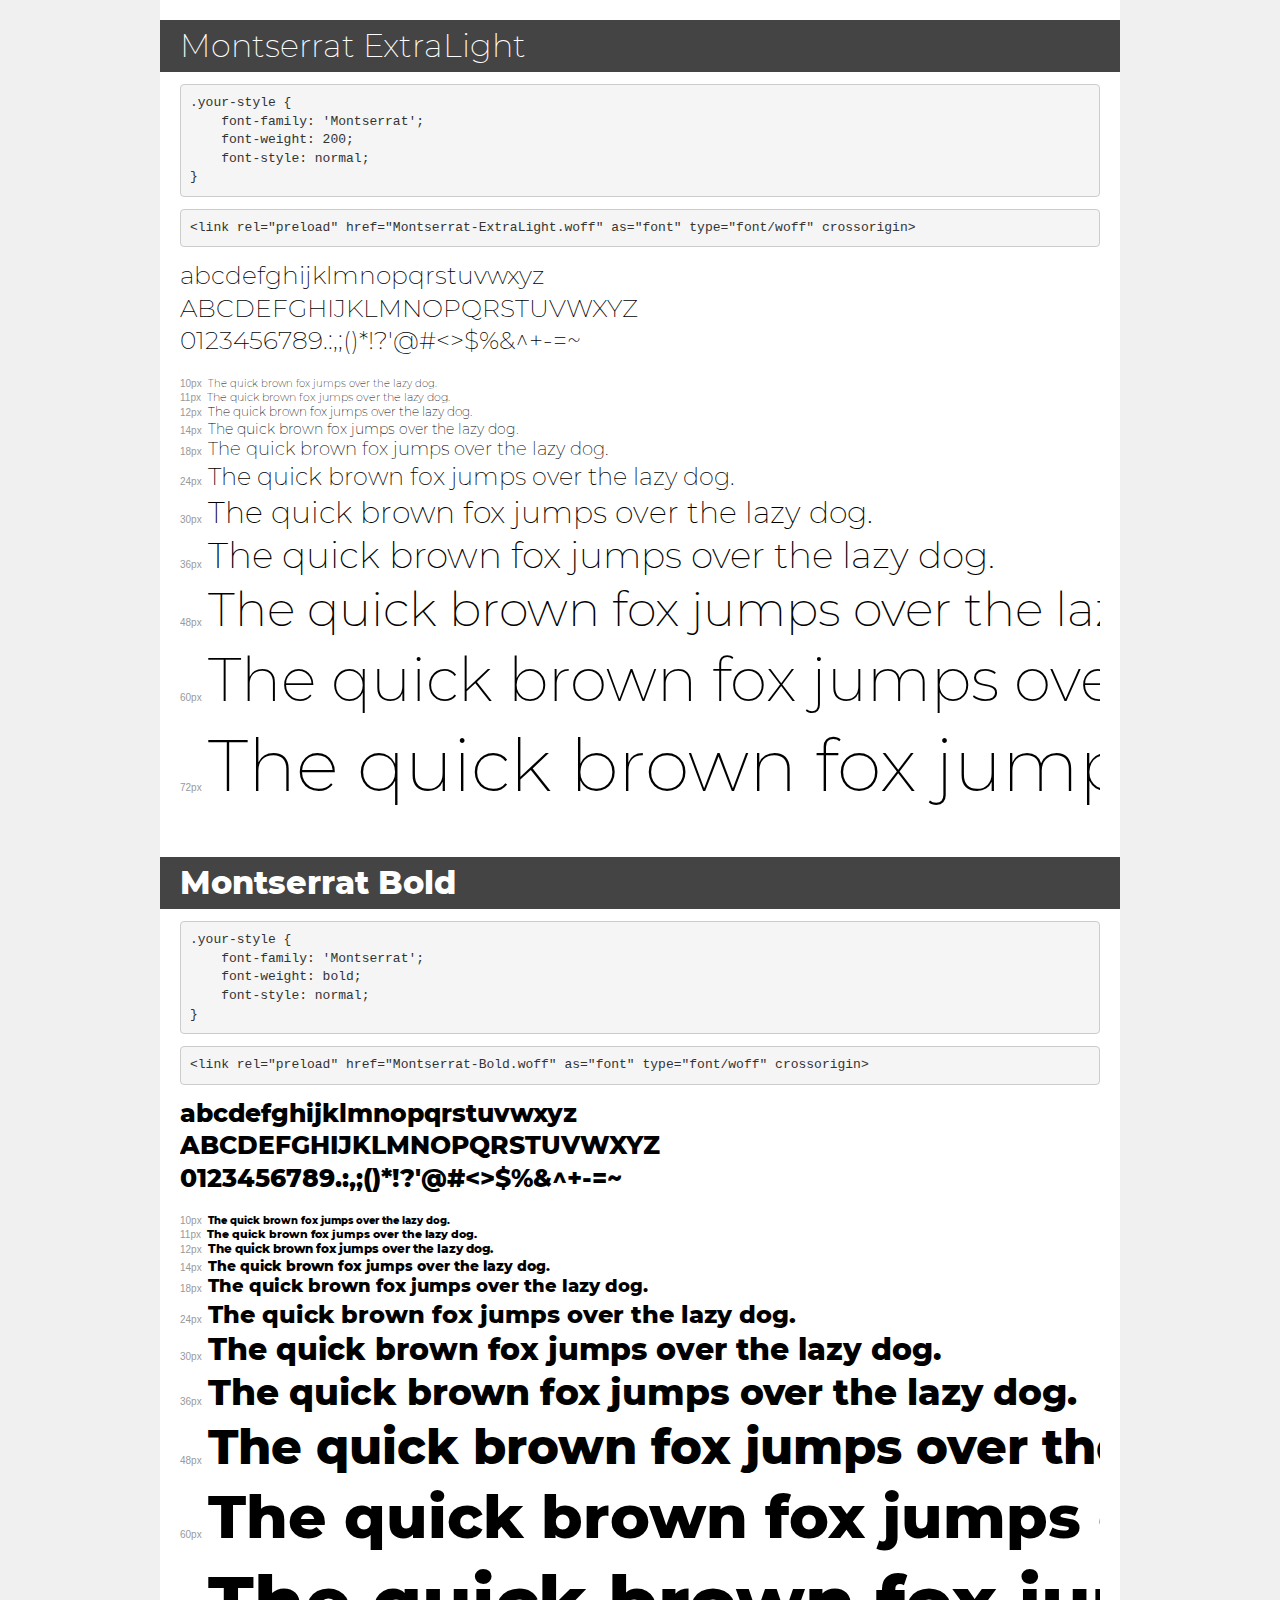
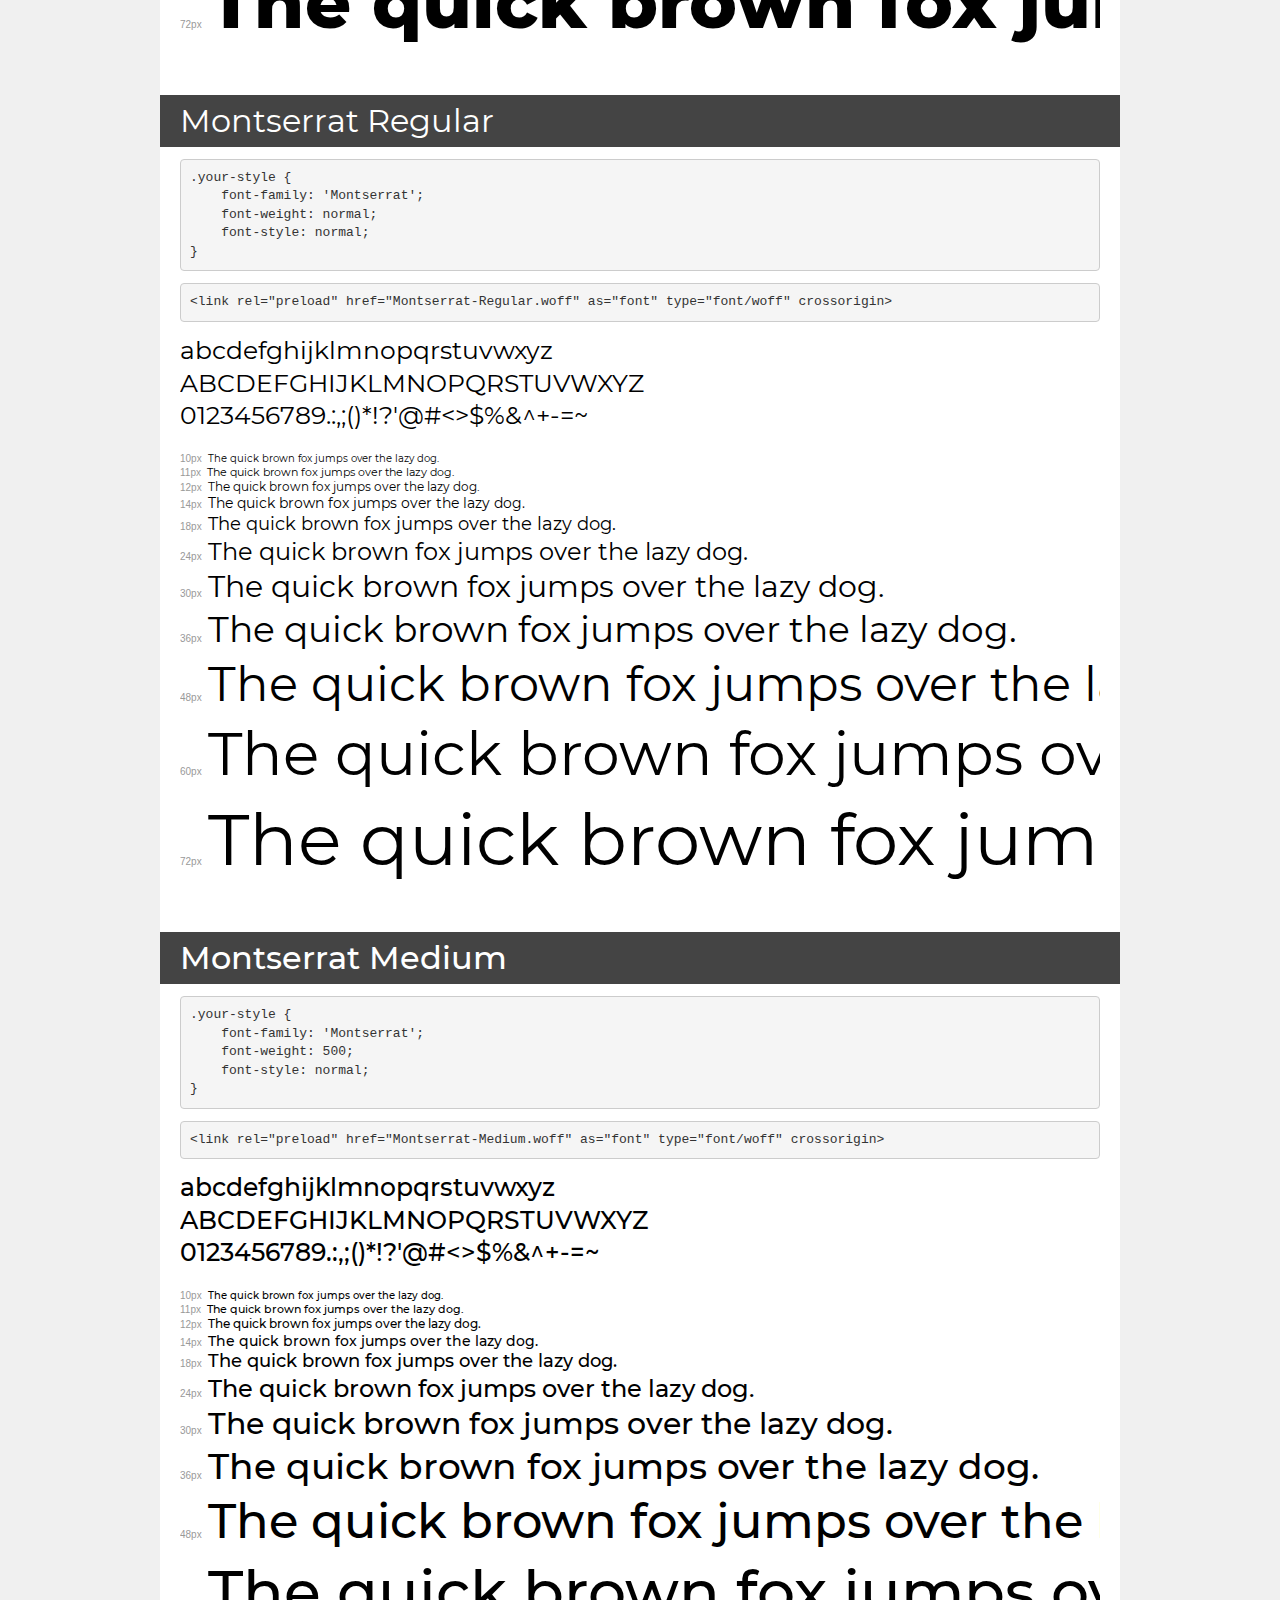
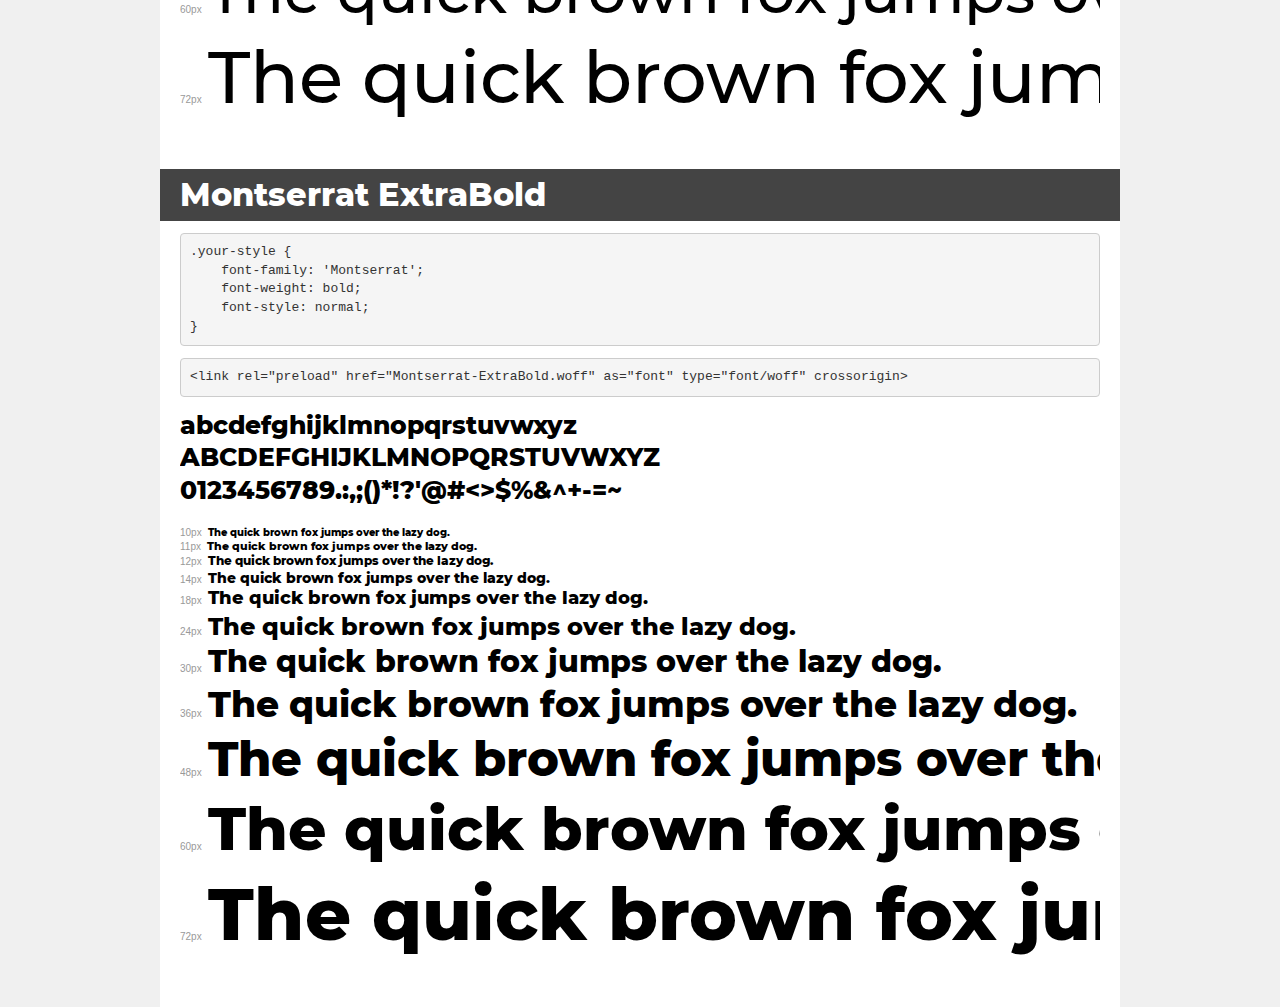
<file: fonts/montserrat/demo.html>
<!DOCTYPE html>
<html lang="en">
<head>
    <meta charset="utf-8">
    <meta http-equiv="X-UA-Compatible" content="IE=edge">
    <meta name="viewport" content="width=device-width, initial-scale=1">
    <meta name="robots" content="noindex, noarchive">
    <meta name="format-detection" content="telephone=no">
    <title>Transfonter demo</title>
    <link href="stylesheet.css" rel="stylesheet">
    <style>
        /*
        http://meyerweb.com/eric/tools/css/reset/
        v2.0 | 20110126
        License: none (public domain)
        */
        html, body, div, span, applet, object, iframe,
        h1, h2, h3, h4, h5, h6, p, blockquote, pre,
        a, abbr, acronym, address, big, cite, code,
        del, dfn, em, img, ins, kbd, q, s, samp,
        small, strike, strong, sub, sup, tt, var,
        b, u, i, center,
        dl, dt, dd, ol, ul, li,
        fieldset, form, label, legend,
        table, caption, tbody, tfoot, thead, tr, th, td,
        article, aside, canvas, details, embed,
        figure, figcaption, footer, header, hgroup,
        menu, nav, output, ruby, section, summary,
        time, mark, audio, video {
            margin: 0;
            padding: 0;
            border: 0;
            font-size: 100%;
            font: inherit;
            vertical-align: baseline;
        }
        /* HTML5 display-role reset for older browsers */
        article, aside, details, figcaption, figure,
        footer, header, hgroup, menu, nav, section {
            display: block;
        }
        body {
            line-height: 1;
        }
        ol, ul {
            list-style: none;
        }
        blockquote, q {
            quotes: none;
        }
        blockquote:before, blockquote:after,
        q:before, q:after {
            content: '';
            content: none;
        }
        table {
            border-collapse: collapse;
            border-spacing: 0;
        }
        /* demo styles */
        body {
            background: #f0f0f0;
            color: #000;
        }
        .page {
            background: #fff;
            width: 920px;
            margin: 0 auto;
            padding: 20px 20px 0 20px;
            overflow: hidden;
        }
        .font-container {
            overflow-x: auto;
            overflow-y: hidden;
            margin-bottom: 40px;
            line-height: 1.3;
            white-space: nowrap;
            padding-bottom: 5px;
        }
        h1 {
            position: relative;
            background: #444;
            font-size: 32px;
            color: #fff;
            padding: 10px 20px;
            margin: 0 -20px 12px -20px;
        }
        .letters {
            font-size: 25px;
            margin-bottom: 20px;
        }
        .s10:before {
            content: '10px';
        }
        .s11:before {
            content: '11px';
        }
        .s12:before {
            content: '12px';
        }
        .s14:before {
            content: '14px';
        }
        .s18:before {
            content: '18px';
        }
        .s24:before {
            content: '24px';
        }
        .s30:before {
            content: '30px';
        }
        .s36:before {
            content: '36px';
        }
        .s48:before {
            content: '48px';
        }
        .s60:before {
            content: '60px';
        }
        .s72:before {
            content: '72px';
        }
        .s10:before, .s11:before, .s12:before, .s14:before,
        .s18:before, .s24:before, .s30:before, .s36:before,
        .s48:before, .s60:before, .s72:before {
            font-family: Arial, sans-serif;
            font-size: 10px;
            font-weight: normal;
            font-style: normal;
            color: #999;
            padding-right: 6px;
        }
        pre {
            display: block;
            padding: 9px;
            margin: 0 0 12px;
            font-family: Monaco, Menlo, Consolas, "Courier New", monospace;
            font-size: 13px;
            line-height: 1.428571429;
            color: #333;
            font-weight: normal;
            font-style: normal;
            background-color: #f5f5f5;
            border: 1px solid #ccc;
            overflow-x: auto;
            border-radius: 4px;
        }
        /* responsive */
        @media (max-width: 959px) {
            .page {
                width: auto;
                margin: 0;
            }
        }
    </style>
</head>
<body>
<div class="page">
    <div class="demo">
        <h1 style="font-family: 'Montserrat'; font-weight: 200; font-style: normal;">Montserrat ExtraLight</h1>
        <pre title="Usage">.your-style {
    font-family: 'Montserrat';
    font-weight: 200;
    font-style: normal;
}</pre>
        <pre title="Preload (optional)">
&lt;link rel=&quot;preload&quot; href=&quot;Montserrat-ExtraLight.woff&quot; as=&quot;font&quot; type=&quot;font/woff&quot; crossorigin&gt;</pre>
        <div class="font-container" style="font-family: 'Montserrat'; font-weight: 200; font-style: normal;">
            <p class="letters">
                abcdefghijklmnopqrstuvwxyz<br>
ABCDEFGHIJKLMNOPQRSTUVWXYZ<br>
                0123456789.:,;()*!?'@#&lt;&gt;$%&^+-=~
            </p>
            <p class="s10" style="font-size: 10px;">The quick brown fox jumps over the lazy dog.</p>
            <p class="s11" style="font-size: 11px;">The quick brown fox jumps over the lazy dog.</p>
            <p class="s12" style="font-size: 12px;">The quick brown fox jumps over the lazy dog.</p>
            <p class="s14" style="font-size: 14px;">The quick brown fox jumps over the lazy dog.</p>
            <p class="s18" style="font-size: 18px;">The quick brown fox jumps over the lazy dog.</p>
            <p class="s24" style="font-size: 24px;">The quick brown fox jumps over the lazy dog.</p>
            <p class="s30" style="font-size: 30px;">The quick brown fox jumps over the lazy dog.</p>
            <p class="s36" style="font-size: 36px;">The quick brown fox jumps over the lazy dog.</p>
            <p class="s48" style="font-size: 48px;">The quick brown fox jumps over the lazy dog.</p>
            <p class="s60" style="font-size: 60px;">The quick brown fox jumps over the lazy dog.</p>
            <p class="s72" style="font-size: 72px;">The quick brown fox jumps over the lazy dog.</p>
        </div>
    </div>

    <div class="demo">
        <h1 style="font-family: 'Montserrat'; font-weight: bold; font-style: normal;">Montserrat Bold</h1>
        <pre title="Usage">.your-style {
    font-family: 'Montserrat';
    font-weight: bold;
    font-style: normal;
}</pre>
        <pre title="Preload (optional)">
&lt;link rel=&quot;preload&quot; href=&quot;Montserrat-Bold.woff&quot; as=&quot;font&quot; type=&quot;font/woff&quot; crossorigin&gt;</pre>
        <div class="font-container" style="font-family: 'Montserrat'; font-weight: bold; font-style: normal;">
            <p class="letters">
                abcdefghijklmnopqrstuvwxyz<br>
ABCDEFGHIJKLMNOPQRSTUVWXYZ<br>
                0123456789.:,;()*!?'@#&lt;&gt;$%&^+-=~
            </p>
            <p class="s10" style="font-size: 10px;">The quick brown fox jumps over the lazy dog.</p>
            <p class="s11" style="font-size: 11px;">The quick brown fox jumps over the lazy dog.</p>
            <p class="s12" style="font-size: 12px;">The quick brown fox jumps over the lazy dog.</p>
            <p class="s14" style="font-size: 14px;">The quick brown fox jumps over the lazy dog.</p>
            <p class="s18" style="font-size: 18px;">The quick brown fox jumps over the lazy dog.</p>
            <p class="s24" style="font-size: 24px;">The quick brown fox jumps over the lazy dog.</p>
            <p class="s30" style="font-size: 30px;">The quick brown fox jumps over the lazy dog.</p>
            <p class="s36" style="font-size: 36px;">The quick brown fox jumps over the lazy dog.</p>
            <p class="s48" style="font-size: 48px;">The quick brown fox jumps over the lazy dog.</p>
            <p class="s60" style="font-size: 60px;">The quick brown fox jumps over the lazy dog.</p>
            <p class="s72" style="font-size: 72px;">The quick brown fox jumps over the lazy dog.</p>
        </div>
    </div>

    <div class="demo">
        <h1 style="font-family: 'Montserrat'; font-weight: normal; font-style: normal;">Montserrat Regular</h1>
        <pre title="Usage">.your-style {
    font-family: 'Montserrat';
    font-weight: normal;
    font-style: normal;
}</pre>
        <pre title="Preload (optional)">
&lt;link rel=&quot;preload&quot; href=&quot;Montserrat-Regular.woff&quot; as=&quot;font&quot; type=&quot;font/woff&quot; crossorigin&gt;</pre>
        <div class="font-container" style="font-family: 'Montserrat'; font-weight: normal; font-style: normal;">
            <p class="letters">
                abcdefghijklmnopqrstuvwxyz<br>
ABCDEFGHIJKLMNOPQRSTUVWXYZ<br>
                0123456789.:,;()*!?'@#&lt;&gt;$%&^+-=~
            </p>
            <p class="s10" style="font-size: 10px;">The quick brown fox jumps over the lazy dog.</p>
            <p class="s11" style="font-size: 11px;">The quick brown fox jumps over the lazy dog.</p>
            <p class="s12" style="font-size: 12px;">The quick brown fox jumps over the lazy dog.</p>
            <p class="s14" style="font-size: 14px;">The quick brown fox jumps over the lazy dog.</p>
            <p class="s18" style="font-size: 18px;">The quick brown fox jumps over the lazy dog.</p>
            <p class="s24" style="font-size: 24px;">The quick brown fox jumps over the lazy dog.</p>
            <p class="s30" style="font-size: 30px;">The quick brown fox jumps over the lazy dog.</p>
            <p class="s36" style="font-size: 36px;">The quick brown fox jumps over the lazy dog.</p>
            <p class="s48" style="font-size: 48px;">The quick brown fox jumps over the lazy dog.</p>
            <p class="s60" style="font-size: 60px;">The quick brown fox jumps over the lazy dog.</p>
            <p class="s72" style="font-size: 72px;">The quick brown fox jumps over the lazy dog.</p>
        </div>
    </div>

    <div class="demo">
        <h1 style="font-family: 'Montserrat'; font-weight: 500; font-style: normal;">Montserrat Medium</h1>
        <pre title="Usage">.your-style {
    font-family: 'Montserrat';
    font-weight: 500;
    font-style: normal;
}</pre>
        <pre title="Preload (optional)">
&lt;link rel=&quot;preload&quot; href=&quot;Montserrat-Medium.woff&quot; as=&quot;font&quot; type=&quot;font/woff&quot; crossorigin&gt;</pre>
        <div class="font-container" style="font-family: 'Montserrat'; font-weight: 500; font-style: normal;">
            <p class="letters">
                abcdefghijklmnopqrstuvwxyz<br>
ABCDEFGHIJKLMNOPQRSTUVWXYZ<br>
                0123456789.:,;()*!?'@#&lt;&gt;$%&^+-=~
            </p>
            <p class="s10" style="font-size: 10px;">The quick brown fox jumps over the lazy dog.</p>
            <p class="s11" style="font-size: 11px;">The quick brown fox jumps over the lazy dog.</p>
            <p class="s12" style="font-size: 12px;">The quick brown fox jumps over the lazy dog.</p>
            <p class="s14" style="font-size: 14px;">The quick brown fox jumps over the lazy dog.</p>
            <p class="s18" style="font-size: 18px;">The quick brown fox jumps over the lazy dog.</p>
            <p class="s24" style="font-size: 24px;">The quick brown fox jumps over the lazy dog.</p>
            <p class="s30" style="font-size: 30px;">The quick brown fox jumps over the lazy dog.</p>
            <p class="s36" style="font-size: 36px;">The quick brown fox jumps over the lazy dog.</p>
            <p class="s48" style="font-size: 48px;">The quick brown fox jumps over the lazy dog.</p>
            <p class="s60" style="font-size: 60px;">The quick brown fox jumps over the lazy dog.</p>
            <p class="s72" style="font-size: 72px;">The quick brown fox jumps over the lazy dog.</p>
        </div>
    </div>

    <div class="demo">
        <h1 style="font-family: 'Montserrat'; font-weight: bold; font-style: normal;">Montserrat ExtraBold</h1>
        <pre title="Usage">.your-style {
    font-family: 'Montserrat';
    font-weight: bold;
    font-style: normal;
}</pre>
        <pre title="Preload (optional)">
&lt;link rel=&quot;preload&quot; href=&quot;Montserrat-ExtraBold.woff&quot; as=&quot;font&quot; type=&quot;font/woff&quot; crossorigin&gt;</pre>
        <div class="font-container" style="font-family: 'Montserrat'; font-weight: bold; font-style: normal;">
            <p class="letters">
                abcdefghijklmnopqrstuvwxyz<br>
ABCDEFGHIJKLMNOPQRSTUVWXYZ<br>
                0123456789.:,;()*!?'@#&lt;&gt;$%&^+-=~
            </p>
            <p class="s10" style="font-size: 10px;">The quick brown fox jumps over the lazy dog.</p>
            <p class="s11" style="font-size: 11px;">The quick brown fox jumps over the lazy dog.</p>
            <p class="s12" style="font-size: 12px;">The quick brown fox jumps over the lazy dog.</p>
            <p class="s14" style="font-size: 14px;">The quick brown fox jumps over the lazy dog.</p>
            <p class="s18" style="font-size: 18px;">The quick brown fox jumps over the lazy dog.</p>
            <p class="s24" style="font-size: 24px;">The quick brown fox jumps over the lazy dog.</p>
            <p class="s30" style="font-size: 30px;">The quick brown fox jumps over the lazy dog.</p>
            <p class="s36" style="font-size: 36px;">The quick brown fox jumps over the lazy dog.</p>
            <p class="s48" style="font-size: 48px;">The quick brown fox jumps over the lazy dog.</p>
            <p class="s60" style="font-size: 60px;">The quick brown fox jumps over the lazy dog.</p>
            <p class="s72" style="font-size: 72px;">The quick brown fox jumps over the lazy dog.</p>
        </div>
    </div>

</div>
</body>
</html>
</file>
<file: fonts/montserrat/stylesheet.css>
@font-face {
    font-family: 'Montserrat';
    src: url('Montserrat-ExtraLight.eot');
    src: url('Montserrat-ExtraLight.eot?#iefix') format('embedded-opentype'),
         url('Montserrat-ExtraLight.woff') format('woff'),
         url('Montserrat-ExtraLight.ttf') format('truetype');
    font-weight: 300;
    font-style: normal;
    font-display: swap;
}

@font-face {
    font-family: 'Montserrat';
    src: url('Montserrat-Bold.eot');
    src: url('Montserrat-Bold.eot?#iefix') format('embedded-opentype'),
         url('Montserrat-Bold.woff') format('woff'),
         url('Montserrat-Bold.ttf') format('truetype');
    font-weight: 600;
    font-style: normal;
    font-display: swap;
}

@font-face {
    font-family: 'Montserrat';
    src: url('Montserrat-Regular.eot');
    src: url('Montserrat-Regular.eot?#iefix') format('embedded-opentype'),
         url('Montserrat-Regular.woff') format('woff'),
         url('Montserrat-Regular.ttf') format('truetype');
    font-weight: 400;
    font-style: normal;
    font-display: swap;
}

@font-face {
    font-family: 'Montserrat';
    src: url('Montserrat-Medium.eot');
    src: url('Montserrat-Medium.eot?#iefix') format('embedded-opentype'),
         url('Montserrat-Medium.woff') format('woff'),
         url('Montserrat-Medium.ttf') format('truetype');
    font-weight: 500;
    font-style: normal;
    font-display: swap;
}

@font-face {
    font-family: 'Montserrat';
    src: url('Montserrat-ExtraBold.eot');
    src: url('Montserrat-ExtraBold.eot?#iefix') format('embedded-opentype'),
         url('Montserrat-ExtraBold.woff') format('woff'),
         url('Montserrat-ExtraBold.ttf') format('truetype');
    font-weight: 700;
    font-style: normal;
    font-display: swap;
}
</file>
<file: styles.css>
/* Переменные (desktop по умолчанию) */
:root {
  --logo-h: 200px; /* высота логотипа: desktop */
  --logo-top: 30px; /* отступ сверху до верхнего края логотипа: desktop */
  --bar-h: 66px; /* толщина полос: desktop */

  --left-bar: #fac000;
  --right-bar: #000000;

  --bg: #ffffff;
  --text: #111;
  --maxw: 1600px;

  --pad-x: 28px; /* внешний отступ у краёв полос */
  --center-gap: 192px; /* отступ от центра для пунктов меню */
  --link-fs: 16px;
  --link-fw: 400; /* Полужирный шрифт для меню */
  --ease: cubic-bezier(0.2, 0.7, 0.2, 1);
  --content-w: 1200px; /* макс. ширина текста/меню на десктопе */
  --hero-img-w-desktop: 380px;
}

/* Мобильная адаптация */
@media (max-width: 768px) {
  :root {
    --logo-h: 98px;
    --logo-top: 65px;
    --bar-h: 32px;
    --pad-x: 18px;
    /*--hero-h-mobile: 100px; /* ← высота шапки на мобиле */
    --hero-overlay-mobile: rgba(255, 255, 255, 0.55); /* светлая вуаль */
    --hero-img-w-mobile: 250px; /* статичный размер на мобиле */
    --hero-img-mobile-shift: -110px; /* сдвиг влево, тоже можно менять */
  }
}

/* База */
* {
  box-sizing: border-box;
}
html,
body {
  /*height: 100%;*/
  margin: 0;
  background: var(--bg);
  color: var(--text);
  overflow-x: hidden;
  -webkit-font-smoothing: antialiased;
  -moz-osx-font-smoothing: grayscale;
}
body {
  font-family: "Montserrat", system-ui, -apple-system, Segoe UI, Roboto, Arial,
    sans-serif;
  font-weight: 400;
}

/* Шапка */
.hero {
  position: relative;
  width: 100%;
  max-width: var(--maxw);
  margin: 0 auto;
  /* логотип + отступ 80 + примерная высота инфо-блока */
  /* min-height: calc(var(--logo-top) + var(--logo-h) + 80px + 260px); */
  overflow: visible;
}

/* Фоновая картинка в шапке — за полосами */
.hero::before {
  content: "";
  position: absolute;
  inset: 0;
  z-index: 1; /* ниже полос (z-index:1) и лого (z-index:2) */
  background-image: url("Images/herocar.jpg");
  background-position: center 0; /* по центру, сверху */
  background-repeat: no-repeat;
  padding: 300px;
  pointer-events: none;
}

@media (max-width: 768px) {
  /* Полупрозрачная вуаль на мобиле поверх фоновой картинки */
  .hero::after {
    content: "";
    position: absolute;
    inset: 0;
    z-index: 0; /* ниже полос (1) и лого (2) */
    background: var(--hero-overlay-mobile);
    pointer-events: none;
  }

  /* фиксируем вертикальный размер шапки на мобиле */
  /*.hero{
    min-height: var(--hero-h-mobile);
  }*/

  /* мобильные настройки фона */
  .hero::before {
    /* та же картинка; можно заменить на мобильную версию, если появится */
    background-image: url("Images/herocar.jpg");
    background-position: center -20px; /* по центру, сверху */
    /* background-size: cover;            /* на мобиле закрываем всю область */
  }
}

/* Полосы под логотипом — во всю ширину окна */
.hero__bars {
  position: absolute;
  top: calc(var(--logo-top) + var(--logo-h) / 2 - var(--bar-h) / 2);
  left: 50%;
  transform: translateX(-50%);
  width: 100vw; /* фоллбек */
  height: var(--bar-h);
  display: grid;
  grid-template-columns: 1fr 1fr; /* левая / правая половины */
  z-index: 3;
  pointer-events: auto;
}
@supports (width: 100dvw) {
  .hero__bars {
    width: 100dvw;
  } /* точнее, чем 100vw */
}

.hero__bar--left {
  background: var(--left-bar);
}
.hero__bar--right {
  background: var(--right-bar);
}

/* Меню внутри полос */
.bar-menu {
  height: 100%;
  display: flex;
  align-items: center;
  gap: 28px;
}

/* Левая половина: старт от max(левый край окна + 50px, центр - 600px) */
.bar-menu--left {
  justify-content: flex-start;
  padding-left: max(25px, calc((100vw - var(--content-w)) / 2));
  padding-right: 170px; /* не даём тексту подползать к лого */
}
/* Правая половина: конец на min(правый край окна - 50px, центр + 600px) */
.bar-menu--right {
  justify-content: flex-end;
  padding-left: 170px; /* не даём тексту подползать к лого */
  padding-right: max(25px, calc((100vw - var(--content-w)) / 2));
}

/* Ссылки-меню (тонкий вес из переменной) */
.nav-link {
  position: relative;
  font-size: var(--link-fs);
  font-weight: var(--link-fw);
  text-decoration: none;
  line-height: 1;
  letter-spacing: 0.1px;
  color: inherit;
  transition: transform 0.25s var(--ease), letter-spacing 0.25s var(--ease),
    text-shadow 0.25s var(--ease), background-size 0.35s var(--ease);
  will-change: transform, letter-spacing, background-size;
  isolation: isolate;

  /* Подчёркивание через background — стабильнее, чем псевдоэлементы */
  background-image: linear-gradient(currentColor, currentColor);
  background-position: 50% 100%;
  background-repeat: no-repeat;
  background-size: 0 2px; /* старт: нет подчёркивания */
}

/* Цвета по сторонам */
.nav-link--left {
  color: #000000;
} /* на жёлтой полосе */
.nav-link--right {
  color: #fac000;
} /* на чёрной полосе */

/* Состояние наведения/фокуса — включаем классом из JS */
.nav-link.is-hovered {
  /*transform: translateY(-1px);*/
  letter-spacing: 0.35px;
  font-weight: 900;
  /*font-size: 20px;*/
  /*text-shadow:
    0 0 12px white,
    0 0 12px rgba(0,0,0,0);*/
  background-size: 100% 2px; /* подчёркивание «выезжает» */
}

/* Клавиатурный фокус */
.nav-link:focus-visible {
  outline: none;
  background-size: 100% 2px;
}

/* Логотип — над полосами */
.hero__logo-wrap {
  position: absolute;
  top: var(--logo-top);
  left: 0;
  right: 0;
  display: flex;
  justify-content: center;
  z-index: 4;
  opacity: 0;
  transform: translateY(-8px);
  animation: fadeInUp 0.6s ease-out 0.05s forwards;
  pointer-events: none; /* ← пропускаем события к меню ниже */
}
.hero__logo {
  height: var(--logo-h);
  width: auto;
  display: block;
  pointer-events: none; /* ← на всякий случай */
}

/* Мини-блоки: стартуют от границы центр + 150px */
.hero-mini {
  position: absolute;
  top: 210px;
  left: calc(50% + 180px); /* привязка к центру +150px */
  right: auto;
  display: flex;
  flex-direction: column;
  gap: 10px;
  z-index: 2;
}

/* Элемент мини-блока */
.mini {
  display: inline-flex;
  align-items: center;
  gap: 8px;
  font-size: 16px;
  font-weight: 400;
  color: black; /* мягкий серый */
  text-decoration: none; /* без подчёркивания */
  line-height: 1;
  padding: 4px 6px; /* кликабельная площадь побольше */
  border-radius: 6px;
  transition: color 0.2s var(--ease), background 0.2s var(--ease),
    transform 0.15s var(--ease);
  backdrop-filter: none; /* на будущее, если решим добавить стекло */
}

.mini:hover {
  color: #555; /* чуть темнее при наведении */
  /*background: rgba(0,0,0,.03);*/
  background: transparent;
  transform: translateY(-1px);
}

.mini .icon {
  height: 15px; /* Размер иконки */
  width: auto;
  display: block;
  color: black;
  pointer-events: none;
}

/* Эффект наведения для мини-ссылок (иконка + мелкий шрифт) */
.mini {
  position: relative;
}

/* работаем по тексту, чтобы не тянуть иконку */
.mini span {
  position: relative;
  background-image: linear-gradient(currentColor, currentColor);
  background-position: 0 100%;
  background-repeat: no-repeat;
  background-size: 0 2px; /* старт: без подчёркивания */
  transition: letter-spacing 0.25s var(--ease),
    background-size 0.35s var(--ease), text-shadow 0.25s var(--ease);
}

/* плавность для иконки отдельно */
.mini .icon {
  transition: transform 0.25s var(--ease), filter 0.25s var(--ease),
    opacity 0.25s var(--ease);
}

/* hover/focus эффект — лёгкое свечение, подчёркивание, микро-кернинг */
@media (hover: hover) and (pointer: fine) {
  .mini:hover span {
    background-size: 100% 2px; /* подчёркивание «выезжает» */
    letter-spacing: 0.35px;
    font-weight: 900;
    /*text-shadow: 0 0 6px currentColor;*/
  }
  /*.mini:hover .icon{
    /*transform: translateY(-1px);
    filter: drop-shadow(0 1px 2px rgba(0,0,0,.15));
  }*/
}

/* клавиатурный фокус */
.mini:focus-visible {
  outline: none;
  box-shadow: 0 0 0 3px rgba(0, 0, 0, 0.06), 0 0 0 6px rgba(250, 192, 0, 0.35); /* мягкое кольцо в стиле сайта */
  border-radius: 8px;
}
.mini:focus-visible span {
  background-size: 100% 2px;
  letter-spacing: 0.35px;
  font-weight: 900;
}

/* на тач-устройствах делаем эффект мягче, без свечения */
@media (hover: none) {
  .mini:active span {
    background-size: 100% 2px;
  }
}

/* На мобильном можно при желании скрыть/подвинуть (пока оставим видимыми) */
@media (max-width: 768px) {
  .hero-mini {
    top: 10px; /* при желании подправь */
    left: 16px; /* прилип к левой стороне */
    right: auto; /* отключили правое позиционирование */
    gap: 6px; /* строки ближе (было 10px) */
  }

  .mini {
    line-height: 1.1; /* чуть плотнее текст в строке */
    padding: 3px 4px; /* поменьше внешние отступы */
  }

  .mini .icon {
    height: 14px; /* на 1px компактнее иконка */
  }
}

/* Инфо-блок под логотипом */
.hero-info {
  /* position: absolute; ← УДАЛИТЬ */
  /* top, left, transform — тоже УДАЛИТЬ */
  width: min(100%, var(--content-w));
  max-width: var(--content-w);
  margin: 0 auto;
  display: grid;
  grid-template-columns: auto 1fr;
  align-items: start;
  gap: 24px;
  z-index: 2;
  position: relative; /* если нужно для z-index */
  padding-top: calc(
    var(--logo-top) + var(--logo-h) + 80px
  ); /* компенсация отступа логотипа */
}

/* Картинка слева */
.hero-info__media {
  overflow: hidden; /* чтобы на мобиле сдвиг не создавал скролла */
  border-radius: 8px; /* немного сгладим */
}
.hero-info__media img {
  display: block;
  height: auto;
  width: 380px; /* фиксированный размер */
  max-width: none; /* не сжимать при сужении окна */
  user-select: none;
  pointer-events: none;
}

@media (max-width: 1200px) {
  /* сужаем окно — картинка плавно уезжает влево,
     на величину половины разницы между 1200 и текущей шириной окна */
  .hero-info__media {
    transform: translateX(calc(-1 * (1100px - 100vw) / 2));
  }
}

@media (max-width: 1100px) {
  /* сужаем окно — картинка плавно уезжает влево,
     на величину половины разницы между 1200 и текущей шириной окна */
  .hero-info__media {
    transform: translateX(calc(-1 * (1000px - 100vw) / 2));
  }
}

@media (max-width: 1000px) {
  /* сужаем окно — картинка плавно уезжает влево,
     на величину половины разницы между 1200 и текущей шириной окна */
  .hero-info__media {
    transform: translateX(calc(-1 * (900px - 100vw) / 2));
  }
}

@media (max-width: 900px) {
  /* сужаем окно — картинка плавно уезжает влево,
     на величину половины разницы между 1200 и текущей шириной окна */
  .hero-info__media {
    transform: translateX(calc(-1 * (800px - 100vw) / 2));
  }
}

/* Тексты справа */
.hero-info__text {
  padding-top: 20px;
  display: flex;
  flex-direction: column; /* вертикальная колонка */
  /* align-items: flex-end;    /* всё содержимое к правому краю */
}

/* Кнопка в правый край текстовой колонки */
.hero-info__text .cta {
  margin-left: auto; /* прижимаем кнопку вправо */
  margin-right: 35px;
  /* margin-left: -15px; */
  margin-top: 35px;
}

/*.hero-info__text .cta{ 
  margin-top: 35px;
  margin-left: -15px;
}*/

.hero-info__title {
  margin: 0 0 10px 0;
  font-size: 50px; /* 50 кегль */
  font-weight: 900; /* 900 толщина */
  line-height: 1.05;
  color: #000;
  letter-spacing: 0.2px;
}
.hero-info__subtitle {
  margin: 0;
  padding-top: 20px;
  font-size: 16px; /* 16 кегль */
  font-weight: 400; /* 400 толщина */
  line-height: 1.35;
  color: #000;
  letter-spacing: 0.2px;
}

/* Декор-изображение за инфо-блоком — фиксированный размер */
.hero-info-decor {
  position: absolute;
  top: calc(
    var(--logo-top) + var(--logo-h) + 80px - 150px
  ); /* на 87px выше инфоблока */
  z-index: 1; /* под полосами (1) и контентом (2), выше ::before */
  display: block;
  width: auto; /* используем естественный размер файла */
  height: auto;
  pointer-events: none;
}

/* CTA кнопка со скошенными краями (Shear Angle 18°) */
.cta {
  display: inline-block;
  background: #fac000;
  color: #000;
  text-decoration: none;
  transform: skewX(-18deg); /* скошенный контейнер */
  border: 0;
  border-radius: 0; /* «квадратная» форма */
  line-height: 1;
  cursor: pointer;
  position: relative;
  will-change: transform, box-shadow, filter;
  transition: transform 0.18s var(--ease), box-shadow 0.18s var(--ease),
    filter 0.18s var(--ease);
  /* чтобы текст не уезжал при переносе */
  white-space: nowrap;
  /* лёгкая «бумажная» тень */
  box-shadow: 0 6px 18px rgba(0, 0, 0, 0.12);
}
.cta__inner {
  display: block;
  transform: skewX(18deg); /* контр-скос — текст без искажений */
  padding: 25px 25px; /* 35px со всех сторон */
  font-size: 16px;
  font-weight: 800;
  letter-spacing: 0.2px;
}

/* Ховеры/актив/фокус на десктопе */
@media (hover: hover) and (pointer: fine) {
  .cta:hover {
    transform: skewX(-18deg) translateY(-2px);
    box-shadow: 0 10px 26px rgba(0, 0, 0, 0.16);
    filter: saturate(1.05);
  }
  .cta:active {
    transform: skewX(-18deg) translateY(0);
    box-shadow: 0 6px 18px rgba(0, 0, 0, 0.12);
  }
}
.cta:focus-visible {
  outline: none;
  /* аккуратный фокус-ринговый эффект */
  box-shadow: 0 0 0 3px rgba(0, 0, 0, 0.12), 0 0 0 6px rgba(250, 192, 0, 0.55);
}

/* Небольшая адаптация на мобиле: можно упростить переносы */
@media (max-width: 768px) {
  .cta {
    white-space: normal;
  }
  .cta__inner {
    padding: 28px; /* чуть меньше, чтобы не «давила» */
    font-size: 15px;
    text-align: center;
  }
}

/* ≥1200px: центр картинки привязан к (центр окна - 80px) */
@media (min-width: 1200px) {
  .hero-info-decor {
    left: calc(50% - 180px);
    /* БЫЛО: transform: translateX(-50%); */
    transform: translateX(calc(-50% + var(--decor-shift, 0px)));
  }
}

/* <1200px: позиционируем от рамки контента (центр - 600px) + 147px
   — при сужении уходит левее, размер не меняем */
@media (max-width: 1199.98px) {
  .hero-info-decor {
    left: calc(50% - 180px);
    /* left: calc(50% - 600px + 147px);
    /* БЫЛО: transform: none; */
    /* transform: translateX(var(--decor-shift, 0px));*/
    transform: translateX(calc(-50% + var(--decor-shift, 0px)));
  }
}

/* Мобильная адаптация: обычно декор мешает — скрываем или уменьшаем */
@media (max-width: 768px) {
  .hero-info-decor {
    /*display: none; /* если нужно видно — замени на transform/scale и сдвиг */
    /* пример альтернативы: */
    display: block;
    top: calc(var(--logo-top) + var(--logo-h) - 35px);
    /*width: auto;           /* используем естественный размер файла */
    /*height: auto;*/
    left: 200px;
    max-width: 1100px;
    /*opacity: .5;*/
  }
}

@media (max-width: 768px) {
  .hero {
    min-height: auto;
  }

  /* Две колонки: слева "окно" для картинки, справа текст */
  .hero-info {
    /*top: calc(var(--logo-top) + var(--logo-h) - 200px);
    left: 0; right: 0;*/
    transform: none;
    width: 100%;
    grid-template-columns: 100px 1fr; /* окно слева + текст справа */
    padding-top: 200px;
    /*align-items: up;*/
    /*gap: 12px;
    padding: 0 16px;*/
  }

  .hero-info__media {
    position: relative;
    width: 160px; /* ширина видимой «маски» (регулируй при желании) */
    height: 380px; /* высота окна (регулируй) */
    overflow: hidden; /* не даём появляться горизонтальному скроллу */
    border-radius: 6px;
    transform: none;
  }

  .hero-info__media img {
    position: relative;
    left: var(--hero-img-mobile-shift); /* статичный сдвиг влево */
    width: var(--hero-img-w-mobile); /* статичный размер на мобиле */
    height: auto;
    /*top: 0;
    transform: none;
    max-width: none;*/
  }

  /* Поворот картинки по мыши (десктоп-подготовка) */
  @media (hover: hover) and (pointer: fine) {
    .hero-info__media img {
      transform-origin: 50% 50%;
      will-change: transform;
    }
  }

  /* Если у пользователя включено «уменьшение анимаций» — не крутим */
  @media (prefers-reduced-motion: reduce) {
    .hero-info__media img {
      transition: none !important;
    }
  }

  .hero-info__title {
    font-size: 24px;
    line-height: 1.15;
    margin-bottom: 6px;
  }
  .hero-info__subtitle {
    font-size: 13px;
    line-height: 1.25;
  }

  /* Кнопка в правый край текстовой колонки */
  /*.hero-info__text .cta{
   margin-left: auto;   /* уводим кнопку к правой границе блока */
  /* margin-top: 35px;
  }*/

  /* (опционально) на мобиле центрировать */
  /*@media (max-width: 768px){
  .hero-info__text .cta{
   margin-left: auto;
   margin-right: 0;   /* можно поменять на auto для центрирования */
  /*}
}*/
}

/* Бургер (иконка burger.svg по центру, 133px сверху, сдвиг на 100px влево) */
.burger {
  position: absolute;
  top: 143px;
  left: 50%;
  transform: translateX(-50%);
  margin-left: -100px; /* сдвиг на 100px влево от центра */
  display: none; /* показываем только < 1200px */
  background: none;
  border: 0;
  padding: 0;
  cursor: pointer;
  z-index: 3;
  line-height: 0;
}

/* Размер иконки */
.burger img {
  height: 20px;
  width: auto;
  display: block;
  pointer-events: none; /* клики идут по кнопке */
  user-select: none;
}

/* Лёгкий ховер/тап-эффект на десктопе */
@media (hover: hover) and (pointer: fine) {
  .burger:hover img {
    transform: scale(1.04);
    transition: transform 0.15s var(--ease);
  }
  .burger:active img {
    transform: scale(0.98);
  }
}

/* Появляется при ширине < 1200px (меню в полосах скрываем как и раньше) 
@media (max-width: 1200px){
  .bar-menu{ display: none; }
  .burger{ display: inline-block; }
}*/

/* Мобильное меню */
/* Оверлей — белая вуаль 50% */
.mobile-menu-overlay {
  position: fixed;
  inset: 0;
  background: rgba(0, 0, 0, 0.75); /* 50% белого */
  opacity: 0;
  visibility: hidden;
  pointer-events: none;
  transition: opacity 0.25s var(--ease), visibility 0.25s;
  z-index: 10; /* ниже меню, но выше всего контента */
}

.mobile-menu-overlay.active {
  opacity: 1;
  visibility: visible;
  pointer-events: auto;
}

/* Мобильное меню — скошенный жёлтый попап по центру */
.mobile-menu {
  position: fixed;
  top: 50%;
  left: 50%;
  transform: translate(-50%, -50%) skewX(-18deg); /* центрирование + скос */
  min-width: 260px;
  padding: 20px;
  background: #fac000; /* жёлтый фон всего меню */
  border: none;
  border-radius: 0;
  box-shadow: 0 8px 30px rgba(0, 0, 0, 0.2);
  opacity: 0;
  pointer-events: none;
  transition: opacity 0.25s var(--ease);
  z-index: 20; /* выше оверлея */
  display: flex;
  flex-direction: column;
  gap: 10px;
}

.mobile-menu.open {
  opacity: 1;
  pointer-events: auto;
}

/* Пункт меню — скошенный прямоугольник */
.mobile-link {
  display: block;
  color: #000; /* чёрный текст */
  text-decoration: none;
  font-size: 16px;
  font-weight: 800;
  letter-spacing: 0.2px;
  padding: 14px 20px;
  background: transparent; /* фон управляется через hover/focus */
  border: none;
  border-radius: 0;
  transform: skewX(18deg); /* контр-скос — текст прямой */
  text-align: center;
  line-height: 1.2;
  transition: background 0.2s var(--ease), color 0.2s var(--ease);
  position: relative;
}

/* Состояние по умолчанию — прозрачный фон (жёлтый от родителя виден) */
.mobile-link {
  background: transparent;
}

/* При наведении / фокусе — чёрный фон + жёлтый текст */
.mobile-link:hover,
.mobile-link:focus {
  color: #fac000;
  background: #000;
  transform: skewX(0deg);
  outline: none;
}

/* Текст — контр-скос, чтобы оставаться прямым */
.mobile-link span {
  display: block;
  transform: skewX(18deg); /* ← возвращает текст в прямое положение */
}

.mobile-link:focus-visible {
  box-shadow: 0 0 0 2px #fac000;
}

.mobile-link:active {
  color: #fac000;
  background: #000;
  transform: skewX(0deg);
}

/* Прячем меню в полосах и показываем бургер только в МОБИЛЬНОМ режиме */
@media (max-width: 768px) {
  .bar-menu {
    display: none;
  }
  .burger {
    display: inline-block;
  }
}

/* Анимация появления логотипа */
@keyframes fadeInUp {
  to {
    opacity: 1;
    transform: translateY(0);
  }
}

/* Контент ниже */
main {
  max-width: var(--maxw);
  margin: 24px auto 0px;
  padding: 0 16px;
  font-weight: 400;
}

.content-divider {
  height: 1px;
  background-color: white;
  /* background-color: #7a7a7a; */
  max-width: var(--maxw);
  margin: 50px auto;
}

@media (max-width: 768px) {
  .content-divider {
    height: 1px;
    background-color: white;
    /* background-color: #7a7a7a; */
    max-width: var(--maxw);
    margin: 50px auto;
  }
}

/* ———————————————— */
/* Секция "Наши преимущества" */
/* ———————————————— */

.section-benefits {
  position: relative;
  width: 100%;
  max-width: var(--maxw);
  margin: 0px auto 0;
  padding: 0 16px;
}

/* Горизонтальная линия-разделитель */
.section-divider {
  height: 1px;
  background-color: #7a7a7a;
  margin-bottom: 60px;
}

/* Основной контейнер преимуществ */
.benefits-content {
  display: grid;
  grid-template-columns: auto 1fr;
  align-items: start;
  gap: 24px;
  max-width: var(--content-w);
  margin: 0 auto;
  position: relative;
  z-index: 2;
}

/* Пустая колонка вместо картинки (сохраняем отступ) */
.benefits-media-placeholder {
  width: 380px; /* как у оригинальной картинки */
  height: 1px; /* невидимая, но занимает место */
}

/* Текстовая колонка */
.benefits-text {
  padding-top: 20px;
  display: flex;
  flex-direction: column;
}

.benefits-title {
  margin: 0 0 16px 0;
  font-size: 50px;
  font-weight: 900;
  line-height: 1.05;
  color: #000;
  letter-spacing: 0.2px;
}

.benefits-lead,
.benefits-commission,
.benefits-call {
  margin: 0;
  font-size: 16px;
  font-weight: 400;
  line-height: 1.35;
  color: #000;
  letter-spacing: 0.2px;
}

.benefits-lead {
  margin-bottom: 12px;
}

.benefits-commission {
  margin-bottom: 20px;
}

.benefits-call {
  margin-top: 16px;
  margin-bottom: 24px;
}

/* Список преимуществ */
.benefits-list {
  list-style: none;
  padding: 0;
  margin: 0 0 20px 0;
  display: flex;
  flex-direction: column;
  gap: 10px;
}

.benefit-item {
  display: flex;
  align-items: flex-start;
  gap: 10px;
  font-size: 16px;
  line-height: 1.4;
}

.benefit-icon {
  width: 18px;
  height: 18px;
  flex-shrink: 0;
  pointer-events: none;
}

/* Кнопка CTA — прижата вправо */
.benefits-text .cta {
  margin-left: auto; /* прижимаем кнопку вправо */
  margin-right: 35px;
  /* margin-left: -15px;  */
  margin-top: 35px;
}

/* Декоративная картинка с параллаксом */
.benefits-decor {
  position: absolute;
  top: -10px; /* выше текста, как в первом блоке */
  left: calc(50% - 180px);
  z-index: 0;
  pointer-events: none;
  width: auto;
  height: auto;
  transform: translateX(calc(-50% + var(--decor-shift-benefits, 0px)));
}

/* Адаптация под десктоп ≥1200px */
@media (min-width: 1200px) {
  .benefits-decor {
    left: calc(50% - 180px);
  }
}

/* Адаптация под <1200px */
@media (max-width: 1200px) {
  .benefits-decor {
    left: calc(50% - 130px);
    /*transform: translateX(calc(-50% + var(--decor-shift-benefits, 0px)));*/
  }
}

/* Адаптация под <1100px */
@media (max-width: 1100px) {
  .benefits-decor {
    left: calc(50% - 80px);
    /*transform: translateX(calc(-50% + var(--decor-shift-benefits, 0px)));*/
  }
}

/* Адаптация под <1000px */
@media (max-width: 1000px) {
  .benefits-decor {
    left: calc(50% - 30px);
    /*transform: translateX(calc(-50% + var(--decor-shift-benefits, 0px)));*/
  }
}

/* Адаптация под <900px */
@media (max-width: 900px) {
  .benefits-decor {
    left: calc(50% + 20px);
    /*transform: translateX(calc(-50% + var(--decor-shift-benefits, 0px)));*/
  }
}

/* Мобильная версия */
@media (max-width: 768px) {
  .section-benefits {
    /*min-height: 400px;*/
    margin-top: 0px;
    margin-bottom: 150px;
  }

  .benefits-text .cta {
    margin-left: auto;
    margin-right: 35px;
    /* margin-left: -15px; */
    margin-top: 35px;
  }

  .section-divider {
    margin-bottom: 20px;
  }

  .benefits-content {
    grid-template-columns: 60px 1fr;
    gap: 12px;
    padding: 0 16px;
  }

  .benefits-media-placeholder {
    width: 160px;
    height: 380px; /* как у hero-info__media на мобиле */
  }

  .benefits-title {
    font-size: 24px;
    line-height: 1.15;
    margin-bottom: 8px;
  }

  .benefits-lead,
  .benefits-commission,
  .benefits-call {
    font-size: 13px;
    line-height: 1.25;
  }

  .benefits-commission {
    margin-bottom: 14px;
  }

  .benefits-call {
    margin-top: 12px;
    margin-bottom: 18px;
  }

  .benefit-item {
    gap: 8px;
    font-size: 13px;
  }

  .benefit-icon {
    width: 16px;
    height: 16px;
  }

  .cta {
    white-space: normal;
    margin-left: -150px;
  }

  .cta__inner {
    padding: 28px;
    font-size: 25px;
    text-align: center;
  }

  .benefits-decor {
    display: block;
    top: -35px;
    left: 200px;
    max-width: 1100px;
  }
}

/* Заполнитель, чтобы хедер "толкал" следующий контент */
/*.hero-spacer {
  /* Начальная высота = высота hero-info + отступы */
/*height: calc(var(--logo-top) + var(--logo-h) + 80px + 260px);
}*/

/*@media (max-width: 1100px) {
  .hero-spacer {
    height: 340px;
  }
}

/* Адаптация под средние экраны (если нужно) */
/*@media (max-width: 900px) {
  .hero-spacer {
    height: 380px;
  }
}*/

/* На мобильных — больше */
/*@media (max-width: 768px) {
  .hero-spacer {
    height: 320px; /* подобрано под ваш min-height: 360px + контент */
/*  }
}*/

/* Sticky-меню при прокрутке */
.sticky-header {
  position: fixed;
  top: 0;
  left: 0;
  right: 0;
  height: var(--bar-h);
  background: rgba(250, 192, 0, 0.8); /* #fac000 с 20% прозрачности */
  z-index: 9999;
  display: none; /* по умолчанию скрыто */
  align-items: center;
  padding: 0 var(--pad-x);
  box-shadow: 0 2px 10px rgba(0, 0, 0, 0.1);
}

/* Показываем, когда активно */
.sticky-header.active {
  display: flex;
}

/* Десктоп: навигация слева */
.sticky-nav-desktop {
  display: flex;
  gap: 28px;
  margin-right: auto; /* отталкивает кнопку "наверх" вправо */
}

.sticky-link {
  color: #000;
  text-decoration: none;
  font-size: var(--link-fs);
  font-weight: var(--link-fw); /* 400 по умолчанию */
  background: linear-gradient(currentColor, currentColor);
  background-position: 0 100%;
  background-repeat: no-repeat;
  background-size: 0 2px;
  transition: background-size 0.35s var(--ease),
    letter-spacing 0.25s var(--ease), font-weight 0.25s var(--ease);
  letter-spacing: 0.1px;
}

.sticky-link:hover,
.sticky-link:focus {
  font-weight: 900; /* ← ЖИРНЫЙ */
  letter-spacing: 0.35px;
  background-size: 100% 2px;
  outline: none;
}

/* Кнопка "наверх" — треугольник */
.sticky-top-btn {
  background: none;
  border: none;
  width: 25px;
  height: 25px;
  display: flex;
  align-items: center;
  justify-content: center;
  cursor: pointer;
  padding: 0;
  margin-left: 20px;
}

.sticky-top-btn:focus-visible {
  outline: 2px solid #000;
  outline-offset: 2px;
}

/* Мобильная версия sticky-меню */
.sticky-mobile {
  display: none;
  align-items: center;
  width: 100%;
  justify-content: space-between;
}

.sticky-burger {
  background: none;
  border: none;
  padding: 0;
  cursor: pointer;
  line-height: 0;
}

.sticky-burger img {
  height: 14px;
  width: auto;
  display: block;
  pointer-events: none;
}

.sticky-cta-mobile {
  color: #000;
  text-decoration: none;
  font-size: 14px;
  font-weight: 800;
  letter-spacing: 0.2px;
  white-space: nowrap;
}

/* Адаптация под мобильные */
@media (max-width: 768px) {
  .sticky-header {
    height: var(--bar-h); /* 32px */
    padding: 0 var(--pad-x); /* 18px */
  }

  .sticky-nav-desktop,
  .sticky-top-btn {
    display: none;
  }

  .sticky-mobile {
    display: flex;
  }

  .sticky-cta-mobile {
    font-size: 13px;
  }
}

/* Десктоп: показываем только десктопную часть */
@media (min-width: 769px) {
  .sticky-mobile {
    display: none;
  }
}

/* ———————————————— */
/* Секция "Акции" */
/* ———————————————— */

.section-promos {
  position: relative;
  width: 100%;
  max-width: var(--maxw);
  margin: 0 auto;
  padding: 0 16px;
}

/* Серая полоса под фоновой картинкой — во всю ширину окна */
.promos-bg-strip {
  position: absolute;
  top: -10px; /* как у картинки */
  left: calc(50% - 50vw); /* ← левый край окна! */
  width: 100vw; /* ← ширина окна */
  height: 512px;
  background: #ffffff;
  z-index: 0;
  pointer-events: none;
}

/* Скрываем полосу на мобильных */
@media (max-width: 768px) {
  .promos-bg-strip {
    display: none;
  }
}

/* Контент акций — как у преимуществ */
.promos-content {
  display: grid;
  grid-template-columns: auto 1fr;
  align-items: start;
  gap: 24px;
  max-width: var(--content-w);
  margin: 0 auto;
  position: relative;
  z-index: 2;
  padding-bottom: 60px; /* чтобы не перекрывалось полосой при скролле */
}

.promos-media-placeholder {
  width: 380px;
  height: 1px;
}

.promos-text {
  padding-top: 180px;
  display: flex;
  flex-direction: column;
}

.promos-title {
  margin: 0 0 16px 0;
  font-size: 50px;
  font-weight: 900;
  line-height: 1.05;
  color: #000;
  letter-spacing: 0.2px;
}

.promos-subtitle {
  margin: 0 0 24px 0;
  font-size: 16px;
  font-weight: 400;
  line-height: 1.35;
  color: #000;
  letter-spacing: 0.2px;
}

.promos-text .cta {
  margin-left: auto;
  margin-right: 35px;
  margin-top: 35px;
}

/* Декоративная картинка с ОБРАТНЫМ параллаксом */
.promos-decor {
  position: absolute;
  top: -10px;
  left: calc(50% - 180px);
  z-index: 0; /* ← выше полосы (z-index: -1) */
  pointer-events: none;
  width: auto;
  height: auto;
  transform: translateX(calc(-50% + var(--decor-shift-promos, 0px)));
}

/* Адаптация позиции картинки под разные ширины */
@media (min-width: 1200px) {
  .promos-decor {
    left: calc(50% - 180px);
  }
}
@media (max-width: 1200px) {
  .promos-decor {
    left: calc(50% - 130px);
  }
}
@media (max-width: 1100px) {
  .promos-decor {
    left: calc(50% - 80px);
  }
}
@media (max-width: 1000px) {
  .promos-decor {
    left: calc(50% - 30px);
  }
}
@media (max-width: 900px) {
  .promos-decor {
    left: calc(50% + 20px);
  }
}

/* Мобильная версия */
@media (max-width: 768px) {
  .section-promos {
    margin-top: 0;
  }

  .promos-content {
    grid-template-columns: 60px 1fr;
    gap: 12px;
    padding: 0 16px;
  }

  .promos-media-placeholder {
    width: 160px;
    height: 380px;
  }

  .promos-title {
    font-size: 24px;
    line-height: 1.15;
    margin-bottom: 8px;
  }

  .promos-subtitle {
    font-size: 13px;
    line-height: 1.25;
    margin-bottom: 18px;
  }

  .promos-text {
    padding-top: 10px;
    display: flex;
    flex-direction: column;
  }
  /* 
  .promos-text .cta {
    margin-left: auto;
    margin-right: 35px;
    margin-top: 20px;
  } */

  .cta {
    white-space: normal;
  }
  .cta__inner {
    padding: 28px;
    font-size: 15px;
    text-align: center;
  }

  .promos-decor {
    display: block;
    top: -35px;
    left: 200px;
    max-width: 1100px;
  }
}

/* ——————————————————————————————— */
/* Вторая секция акций (альтернативная) */
/* ——————————————————————————————— */

.section-promos-alt {
  position: relative;
  width: 100%;
  max-width: var(--maxw);
  margin: 0 auto;
  margin-top: 200px;
  padding: 0 16px;
}

/* Серая полоса — от края до края окна */
.promos-alt-bg-strip {
  position: absolute;
  top: -10px;
  left: calc(50% - 50vw); /* ← ключ: от края окна, а не контейнера */
  width: 100vw;
  height: 512px;
  background: #f0e4d1;
  z-index: 0;
  pointer-events: none;
}

@media (max-width: 768px) {
  .promos-alt-bg-strip {
    display: none;
  }
}

.promos-alt-content {
  display: grid;
  grid-template-columns: auto 1fr;
  align-items: start;
  gap: 24px;
  max-width: var(--content-w);
  margin: 0 auto;
  position: relative;
  z-index: 2;
  padding-bottom: 60px;
}

.promos-alt-media-placeholder {
  width:380px;
  height: 1px;
}

.promos-alt-text {
  padding-top: 150px;
  display: flex;
  flex-direction: column;
}

.promos-alt-title {
  margin: 0 0 16px 0;
  font-size: 50px;
  font-weight: 900;
  line-height: 1.05;
  color: #000;
  letter-spacing: 0.2px;
}

.promos-alt-subtitle {
  margin: 0 0 15px 0;
  font-size: 16px;
  font-weight: 400;
  line-height: 1.35;
  color: #000;
  letter-spacing: 0.2px;
}

.promos-alt-text .cta {
  margin-left: auto;
  margin-right: 35px;
  margin-top: 35px;
}

/* Декоративная картинка с ОБРАТНЫМ параллаксом */
.promos-alt-decor {
  position: absolute;
  top: -10px;
  left: calc(50% - 180px);
  z-index: 0;
  pointer-events: none;
  transform: translateX(calc(-50% + var(--decor-shift-alt, 0px)));
}

/* Адаптация позиции картинки */
@media (min-width: 1200px) {
  .promos-alt-decor {
    left: calc(50% - 180px);
  }
  .promos-alt-text {
    padding-top: 180px;
  }
}
@media (max-width: 1200px) {
  .promos-alt-decor {
    left: calc(50% - 130px);
  }
  .promos-alt-text {
    padding-top: 140px;
  }
}
@media (max-width: 1100px) {
  .promos-alt-decor {
    left: calc(50% - 80px);
  }
  .promos-alt-text {
    padding-top: 120px;
  }
}
@media (max-width: 1000px) {
  .promos-alt-decor {
    left: calc(50% - 30px);
  }
  .promos-alt-text {
    padding-top: 100px;
  }
}
@media (max-width: 900px) {
  .promos-alt-decor {
    left: calc(50% + 20px);
  }
  .promos-alt-text {
    padding-top: 100px;
  }
}

/* Мобильная версия */
@media (max-width: 768px) {
  .section-promos-alt {
    margin-top: 30px;
  }

  .promos-alt-content {
    grid-template-columns: 60px 1fr;
    gap: 12px;
    padding: 0 16px;
  }

  .promos-alt-media-placeholder {
    width: 160px;
    height: 380px;
  }

  .promos-alt-title {
    font-size: 24px;
    line-height: 1.15;
    margin-bottom: 8px;
  }

  .promos-alt-subtitle {
    font-size: 13px;
    line-height: 1.25;
    margin-bottom: 10px;
  }

  .promos-alt-text {
    padding-top: 0px;
    display: flex;
    flex-direction: column;
  }

  .promos-alt-text .cta {
    margin-left: auto;
    margin-right: 35px;
    margin-top: 30px;

  }

  .cta {
    white-space: normal;
  }
  .cta__inner {
    padding: 28px;
    font-size: 15px;
    text-align: center;
  }

  .promos-alt-decor {
    display: block;
    top: -35px;
    left: 200px;
    max-width: 1100px;
  }
}

/* ——————————————————————————————— */
/* Секция "Условия работы" (FAQ) */
/* ——————————————————————————————— */

.section-faq {
  position: relative;
  width: 100%;
  max-width: var(--maxw);
  margin: 0 auto;
  padding: 0 16px;
}

.faq-content {
  display: grid;
  grid-template-columns: auto 1fr;
  align-items: start;
  gap: 24px;
  max-width: var(--content-w);
  margin: 0 auto;
  position: relative;
  z-index: 2;
}

.faq-media-placeholder {
  width: 380px;
  height: 1px;
}

.faq-text {
  padding-top: 20px;
  display: flex;
  flex-direction: column;
}

.faq-title {
  margin: 0 0 16px 0;
  font-size: 50px;
  font-weight: 900;
  line-height: 1.05;
  color: #000;
  letter-spacing: 0.2px;
}

/* Список условий */
.faq-list {
  list-style: none;
  padding: 0;
  margin: 0 0 20px 0;
  display: flex;
  flex-direction: column;
  gap: 10px;
}

.faq-item {
  display: flex;
  align-items: flex-start;
  gap: 10px;
  font-size: 16px;
  line-height: 1.4;
}

.faq-icon {
  width: 18px;
  height: 18px;
  flex-shrink: 0;
  pointer-events: none;
}

/* Кнопка CTA */
.faq-text .cta {
  margin-left: auto;
  margin-right: 35px;
  margin-top: 35px;
}

/* Декоративная картинка — обычный параллакс (как в преимуществах) */
.faq-decor {
  position: absolute;
  top: -10px;
  left: calc(50% - 180px);
  z-index: 0;
  pointer-events: none;
  width: auto;
  height: auto;
  transform: translateX(calc(-50% + var(--decor-shift-faq, 0px)));
}

/* Адаптация позиции картинки */
@media (min-width: 1200px) {
  .faq-decor {
    left: calc(50% - 180px);
  }
}
@media (max-width: 1200px) {
  .faq-decor {
    left: calc(50% - 130px);
  }
}
@media (max-width: 1100px) {
  .faq-decor {
    left: calc(50% - 80px);
  }
}
@media (max-width: 1000px) {
  .faq-decor {
    left: calc(50% - 30px);
  }
}
@media (max-width: 900px) {
  .faq-decor {
    left: calc(50% + 20px);
  }
}

/* Мобильная версия */
@media (max-width: 768px) {
  .section-faq {
    margin-top: -150px;
  }

  .faq-content {
    grid-template-columns: 60px 1fr;
    gap: 12px;
    padding: 0 16px;
  }
  .faq-text .cta {
    margin-left: auto;
    margin-right: 35px;
    margin-top: 15px;
  }

  .faq-media-placeholder {
    width: 160px;
    height: 380px;
  }

  .faq-title {
    font-size: 24px;
    line-height: 1.15;
    margin-bottom: 8px;
  }

  .faq-item {
    gap: 8px;
    font-size: 13px;
  }

  .faq-icon {
    width: 16px;
    height: 16px;
  }

  /* .faq-text .cta {
    margin-left: auto;
    margin-right: 0;
    margin-top: 24px;
  } */

  .cta {
    white-space: normal;
  }
  .cta__inner {
    padding: 28px;
    font-size: 15px;
    text-align: center;
  }

  .faq-decor {
    display: block;
    top: -35px;
    left: 200px;
    max-width: 1100px;
  }
}

/* ——————————————————————————————— */
/* Секция "Наша команда" — фон от края до края (как в hero)*/
/* ——————————————————————————————— */

.section-team {
  position: relative;
  width: 100%;
  max-width: var(--maxw);
  margin: 0px auto;
  margin-top: 50px;
  padding: 0 16px;
}

.team-content {
  max-width: var(--content-w);
  margin: 0 auto;
  position: relative;
  z-index: 2;
  display: flex;
  flex-direction: column;
  gap: 40px;
}

.team-title {
  font-size: 50px;
  font-weight: 900;
  line-height: 1.05;
  text-align: center;
  color: #000;
  margin: 0;
}

.team-carousel {
  position: relative;
  overflow: hidden;

  /* 1 изменение */
  /* position: relative;
  display: flex;
  align-items: center;
  justify-content: center;
  gap: 12px;
  max-width: 100%;
  overflow: hidden; */
}

.team-grid {
  display: grid;
  grid-template-columns: repeat(auto-fit, minmax(280px, 1fr));
  gap: 30px;

  /* 1 изменение */

  /* display: flex;
  gap: 36px;
  overflow-x: auto;
  scroll-snap-type: x mandatory;
  padding-bottom: 16px;
  -webkit-overflow-scrolling: touch; */
  /* 
2 изменение */

  /* display: flex;
  transition: transform 0.4s ease;
  will-change: transform;
  gap: 36px; */
}

.team-member {
  display: flex;
  flex-direction: column;
  align-items: center;
  text-align: center;

  /* 1 изменение */
  /* 
  flex: 0 0 280px; 
  scroll-snap-align: start;
  display: flex;
  flex-direction: column;
  align-items: center;
  text-align: center; */

  /* 2 изменение */
  /* flex: 0 0 280px;
  scroll-snap-align: start;
  text-align: center;
  align-items: center;
  flex-direction: column; */
}
/* .carousel-window {
  overflow: hidden;
  width: 100%;
} */

.carousel-btn {
  position: absolute;
  top: 50%;
  transform: translateY(-50%);
  background: #000;
  color: #fff;
  border: none;
  font-size: 32px;
  padding: 8px 12px;
  cursor: pointer;
  z-index: 5;
  opacity: 0.8;
}

.carousel-btn.left {
  left: 0;
}

.carousel-btn.right {
  right: 0;
}

.team-photo {
  width: 180px;
  height: 180px;
  object-fit: cover;
  border-radius: 7%;
  margin-bottom: 16px;
}

.team-name {
  font-size: 20px;
  font-weight: 700;
  margin: 0;
}

.team-role {
  font-size: 16px;
  font-weight: 500;
  color: #666;
  margin: 4px 0;
}

.team-desc {
  font-size: 14px;
  line-height: 1.4;
  color: #333;
}

/* CTA */
.team-content .cta {
  align-self: flex-end;
  margin-left: auto;
  margin-top: 20px;
  margin-right: 35px;
  margin-bottom: 15px;
}

/* Декор */
.team-decor {
  position: absolute;
  top: -10px;
  left: calc(50% - 180px);
  z-index: 0;
  pointer-events: none;
  width: auto;
  height: auto;
}

/* мобильная версия для секции */

@media (max-width: 768px) {
  .team-title {
    font-size: 28px;
    margin-top: -80px;
  }

  .team-photo {
    width: 120px;
    height: 120px;
  }

  .team-name {
    font-size: 18px;
  }

  .team-role {
    font-size: 14px;
  }

  .team-desc {
    font-size: 13px;
  }
}

/* __________________________ */
/* Секция с отзывами */
/* __________________________ */
.section-reviews {
  position: relative;
  width: 100%;
  max-width: var(--maxw);
  margin: 50px auto 0;
  padding: 0 16px;
}

.reviews-content {
  max-width: var(--content-w);
  margin: 0 auto;
  position: relative;
  z-index: 2;
  display: flex;
  flex-direction: column;
  gap: 40px;
}

.reviews-title {
  font-size: 50px;
  font-weight: 900;
  line-height: 1.05;
  text-align: center;
  color: #000;
  margin: 0;
}

.reviews-grid {
  display: grid;
  grid-template-columns: repeat(2, 1fr);
  gap: 20px;
}

.review-card {
  background: #f6f5f5;
  border-radius: 12px;
  padding: 15px 10px 0px 15px;
  box-shadow: 0 4px 12px rgba(0, 0, 0, 0.05);
  display: flex;
  flex-direction: column;
  align-items: center;
  text-align: center;
}

.review-photo {
  width: 100px;
  height: 100px;
  object-fit: cover;
  border-radius: 50%;
  margin-bottom: 16px;
}

.review-name {
  font-size: 18px;
  font-weight: 700;
  margin: 0 0 8px 0;
}

.review-text {
  font-size: 14px;
  line-height: 1.4;
  text-align: start;
  color: #333;
}
.reviews-content .cta {
  margin-left: auto;
  margin-right: 35px;
  margin-bottom: 100px;
}

/* Адаптация на мобильных */
@media (max-width: 768px) {
  .reviews-title {
    font-size: 28px;
    margin-top: -40px;
  }

  .reviews-grid {
    grid-template-columns: 1fr;
  }
}

/* ——————————————————————————————— */
/* Секция "Контакты" — фон от края до края (как в hero) */
/* ——————————————————————————————— */

.section-contacts {
  position: relative;
  width: 100%;
  max-width: var(--maxw);
  margin: 0px auto 0;
  padding: 60px 0;
  color: #fff;
}

/* полный фон — вынесен как отдельный элемент */
.contacts-full-bg {
  position: absolute;
  top: 0;
  left: 50%;
  transform: translateX(-50%);
  width: 100vw;
  height: 100%;
  background: #000;
  z-index: 0;
  pointer-events: none;
}

/* Псевдо-фон на всю ширину окна */
.section-contacts::before {
  content: "";
  position: absolute;
  top: 0;
  left: 50%;
  transform: translateX(-50%);
  width: 100vw;
  /* заменяем height:100% на эту связку */
  bottom: 0;
  height: auto;
  background: #000;
  z-index: 0;
  pointer-events: none;
}

/* Контент поверх фона — теперь это центрирующий wrapper с max-width */
.contacts-content {
  position: relative;
  z-index: 1;
  display: grid;
  grid-template-columns: 1fr 1fr;
  gap: 60px;

  /* ограничиваем ширину и центрируем именно контент */
  max-width: var(--maxw); /* <-- ваш привычный центрирующий размер */
  margin: 0 auto;
  padding: 0 16px;
}

.contacts-title {
  font-size: 50px;
  font-weight: 900;
  line-height: 1.05;
  color: #fff;
  margin: 0 0 40px 0;
  letter-spacing: 0.2px;
}

/* Телефоны */
.contacts-phones,
.contacts-address {
  margin-bottom: 30px;
}

.contacts-label {
  font-size: 16px;
  font-weight: 400;
  margin: 0 0 12px 0;
  color: #fff;
}

.contact-phone {
  display: flex;
  align-items: center;
  gap: 12px;
  color: #fff;
  text-decoration: none;
  font-size: 16px;
  line-height: 1.4;
  margin-bottom: 10px;
  transition: opacity 0.2s var(--ease);
}
.contact-phone:hover {
  opacity: 0.8;
}

.contact-icon {
  width: 20px;
  height: 20px;
  flex-shrink: 0;
  filter: brightness(0) invert(1);
}

/* Соцсети */
.contacts-socials {
  display: flex;
  gap: 20px;
  margin-bottom: 30px;
}

.social-icon {
  width: 40px;
  height: 40px;
  display: block;
  filter: brightness(0) invert(1);
  transition: transform 0.2s var(--ease);
}
.social-icon:hover {
  transform: scale(1.1);
}

/* Адрес */
.contact-text {
  font-size: 16px;
  line-height: 1.4;
  margin: 4px 0 0 0;
  color: #fff;
}

/* Карта */
.contacts-map {
  height: 500px;
  border-radius: 8px;
  overflow: hidden;
  box-shadow: 0 4px 20px rgba(0, 0, 0, 0.3);
}

/* Мобильная версия */
@media (max-width: 768px) {
  .section-contacts {
    padding: 40px 0;
    margin-top: -80px;
  }

  .contacts-content {
    grid-template-columns: 1fr;
    gap: 40px;
    padding: 0 16px;
  }

  .contacts-title {
    font-size: 32px;
    margin-bottom: 30px;
  }

  .contacts-map {
    height: 400px;
  }

  .contact-icon {
    width: 18px;
    height: 18px;
  }

  .social-icon {
    width: 36px;
    height: 36px;
  }
}

/* full-width фон футера */
.site-footer {
  position: relative; /* чтобы z-index работал корректно */
  left: 50%; /* позиционируем от центра */
  transform: translateX(-50%); /* сдвигаем влево на половину ширины */
  width: 100vw; /* именно ширина окна — фон от края до края */
  background: #000;
  color: #fff;
  font-size: 12px;
  text-align: center;
  height: 100px;
  display: flex;
  align-items: center;
  justify-content: center;
  z-index: 2;
  box-sizing: border-box;
}

/* Контент остаётся центрированным по макету */
.site-footer__inner {
  width: 100%;
  max-width: var(--maxw);
  margin: 0 auto;
  padding: 0 16px;
  box-sizing: border-box;
}
</file>
